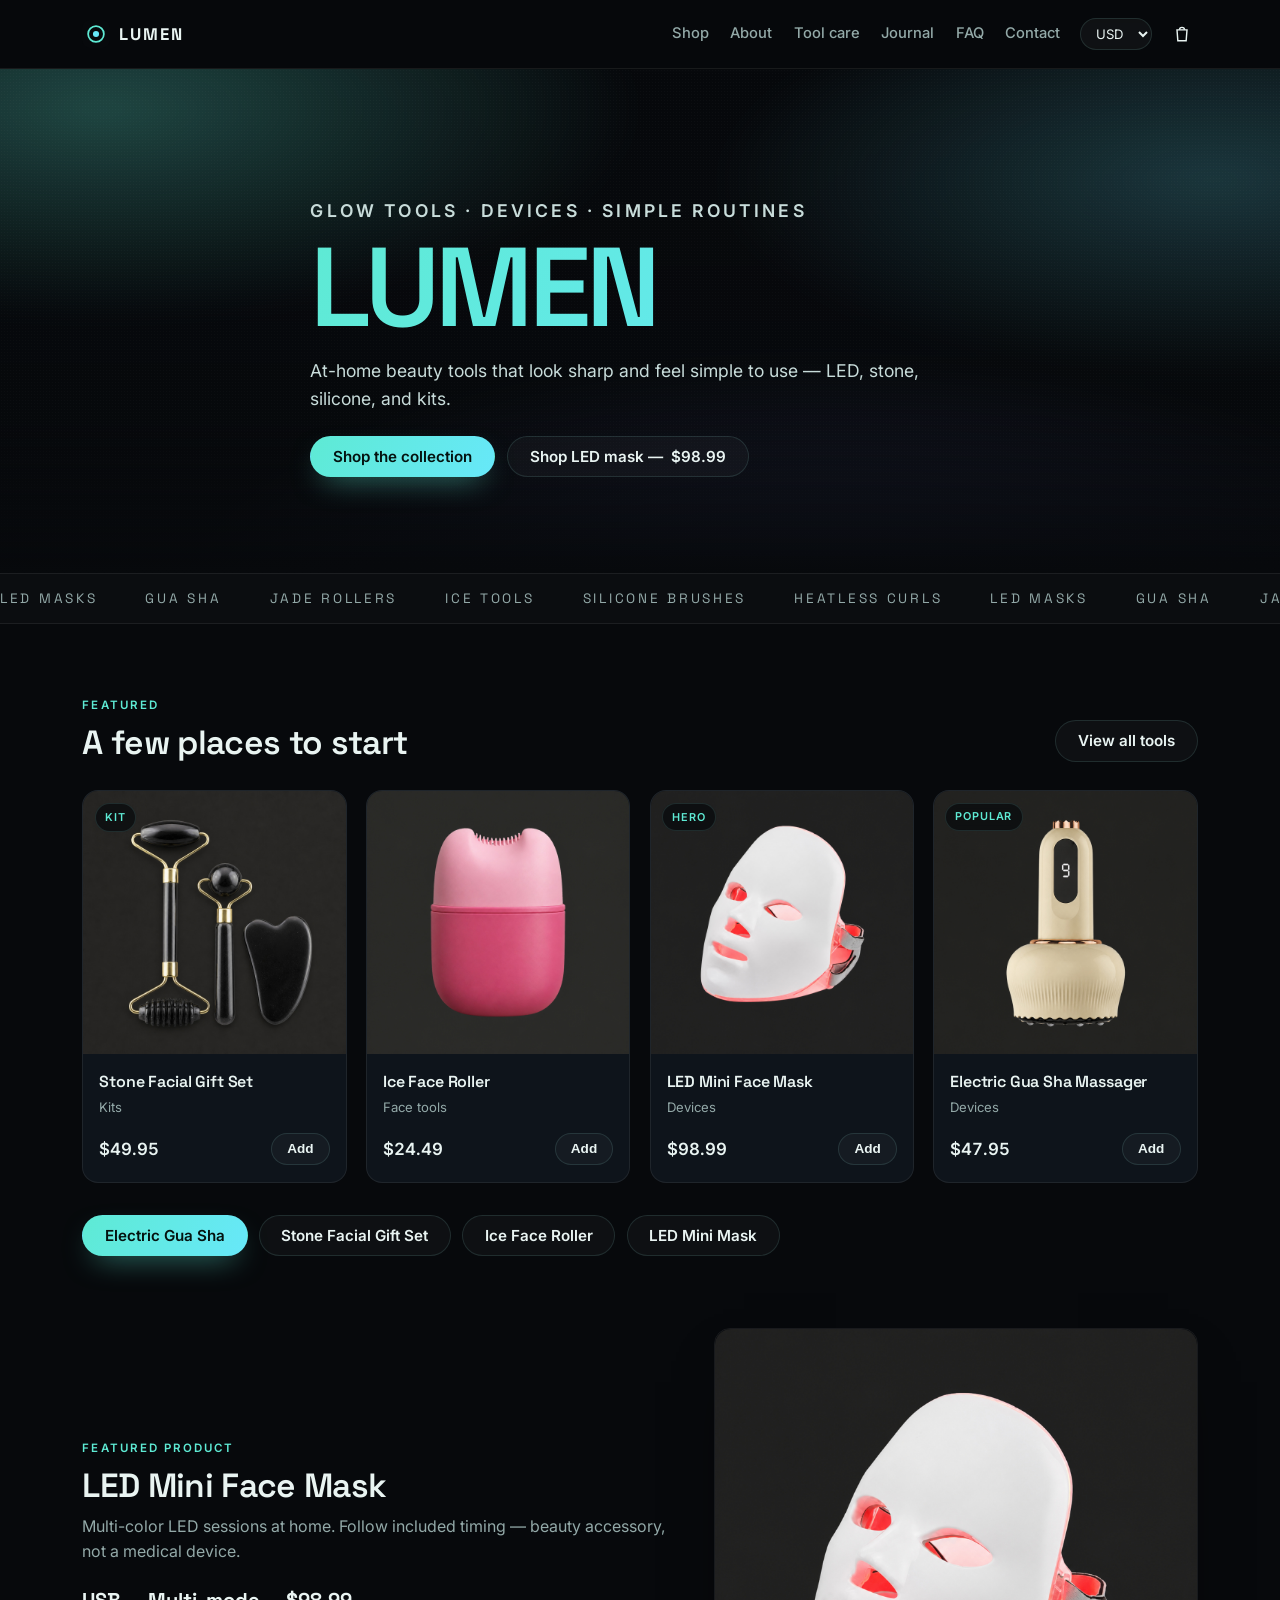
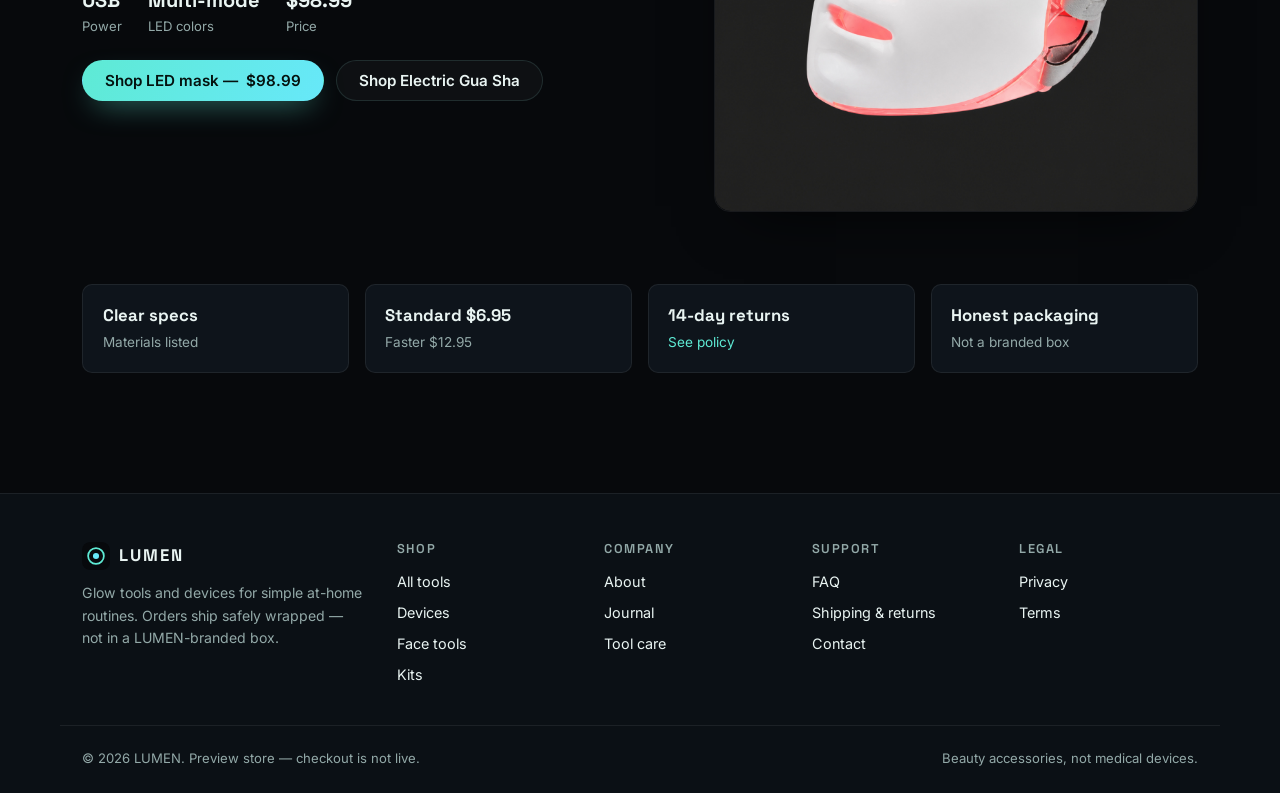
<file: index.html>
<!DOCTYPE html>
<html lang="en">
<head>
  <meta charset="UTF-8" />
  <meta name="viewport" content="width=device-width, initial-scale=1" />
  <meta name="description" content="LUMEN glow tools — shop the LED Mini Face Mask ($98.99), Electric Gua Sha, Stone Ritual Kit, and Ice Face Roller. Standard $6.95 · Faster $12.95, 14-day returns." />
  <meta name="theme-color" content="#07090c" />
  <title>LUMEN — Glow Tools</title>
  <link rel="icon" href="favicon.svg" type="image/svg+xml" />
  <link rel="preconnect" href="https://fonts.googleapis.com" />
  <link rel="preconnect" href="https://fonts.gstatic.com" crossorigin />
  <link rel="stylesheet" href="https://fonts.googleapis.com/css2?family=Inter:wght@400;500;600;700&family=Space+Grotesk:wght@500;600;700&display=swap" />
  <link rel="stylesheet" href="css/styles.css" />
</head>
<body>
  <header class="site-header" data-site-header></header>

  <main>
    <section class="hero">
      <div class="hero-bg" aria-hidden="true">
        <span class="hero-mesh"></span>
        <span class="hero-noise"></span>
        <span class="hero-shimmer"></span>
      </div>
      <div class="container hero-content">
        <p class="eyebrow">Glow tools · Devices · Simple routines</p>
        <h1 class="display">LUMEN</h1>
        <p>At-home beauty tools that look sharp and feel simple to use — LED, stone, silicone, and kits.</p>
        <div class="cta-row">
          <a class="btn btn-primary btn-shine" href="shop.html">Shop the collection</a>
          <a class="btn btn-ghost" href="product.html?id=tool-led">Shop LED mask — <span data-money="98.99">$98.99</span></a>
        </div>
      </div>
    </section>

    <div class="marquee" aria-hidden="true">
      <div class="marquee-track">
        <span>LED masks</span><span>Gua sha</span><span>Jade rollers</span><span>Ice tools</span><span>Silicone brushes</span><span>Heatless curls</span>
        <span>LED masks</span><span>Gua sha</span><span>Jade rollers</span><span>Ice tools</span><span>Silicone brushes</span><span>Heatless curls</span>
      </div>
    </div>

    <section class="section">
      <div class="container">
        <div class="section-head">
          <div>
            <p class="eyebrow">Featured</p>
            <h2>A few places to start</h2>
          </div>
          <a class="btn btn-ghost" href="shop.html">View all tools</a>
        </div>
        <div class="product-grid" data-featured></div>
        <div class="hero-cta-row reveal">
          <a class="btn btn-primary" href="product.html?id=tool-gua">Electric Gua Sha</a>
          <a class="btn btn-ghost" href="product.html?id=kit-stone">Stone Facial Gift Set</a>
          <a class="btn btn-ghost" href="product.html?id=tool-ice-roller">Ice Face Roller</a>
          <a class="btn btn-ghost" href="product.html?id=tool-led">LED Mini Mask</a>
        </div>
      </div>
    </section>

    <section class="section" style="padding-top:0">
      <div class="container feature-band">
        <div class="reveal">
          <p class="eyebrow">Featured product</p>
          <h2>LED Mini Face Mask</h2>
          <p class="muted">Multi-color LED sessions at home. Follow included timing — beauty accessory, not a medical device.</p>
          <div class="stats">
            <div class="stat"><strong>USB</strong><span class="muted">Power</span></div>
            <div class="stat"><strong>Multi-mode</strong><span class="muted">LED colors</span></div>
            <div class="stat"><strong><span data-money="98.99">$98.99</span></strong><span class="muted">Price</span></div>
          </div>
          <div class="cta-row">
            <a class="btn btn-primary btn-shine" href="product.html?id=tool-led">Shop LED mask — <span data-money="98.99">$98.99</span></a>
            <a class="btn btn-ghost" href="product.html?id=tool-gua">Shop Electric Gua Sha</a>
          </div>
        </div>
        <div class="feature-panel reveal" aria-hidden="true">
          <div class="product-photo" data-photo-id="tool-led" style="--accent:#67e8f9"></div>
        </div>
      </div>
    </section>

    <section class="section" style="padding-top:0">
      <div class="container trust-row">
        <div class="trust-item reveal"><strong>Clear specs</strong><span class="muted">Materials listed</span></div>
        <div class="trust-item reveal"><strong>Standard <span data-money="6.95">$6.95</span></strong><span class="muted">Faster <span data-money="12.95">$12.95</span></span></div>
        <div class="trust-item reveal"><strong>14-day returns</strong><span class="muted"><a href="shipping.html#returns">See policy</a></span></div>
        <div class="trust-item reveal"><strong>Honest packaging</strong><span class="muted">Not a branded box</span></div>
      </div>
    </section>
  </main>

  <footer class="site-footer" data-site-footer></footer>

  <script src="js/layout.js" defer></script>
  <script src="js/products.js" defer></script>
  <script src="js/currency.js" defer></script>
  <script src="js/cj-photos.js" defer></script>
  <script src="js/cart.js" defer></script>
  <script src="js/main.js" defer></script>
</body>
</html>
</file>
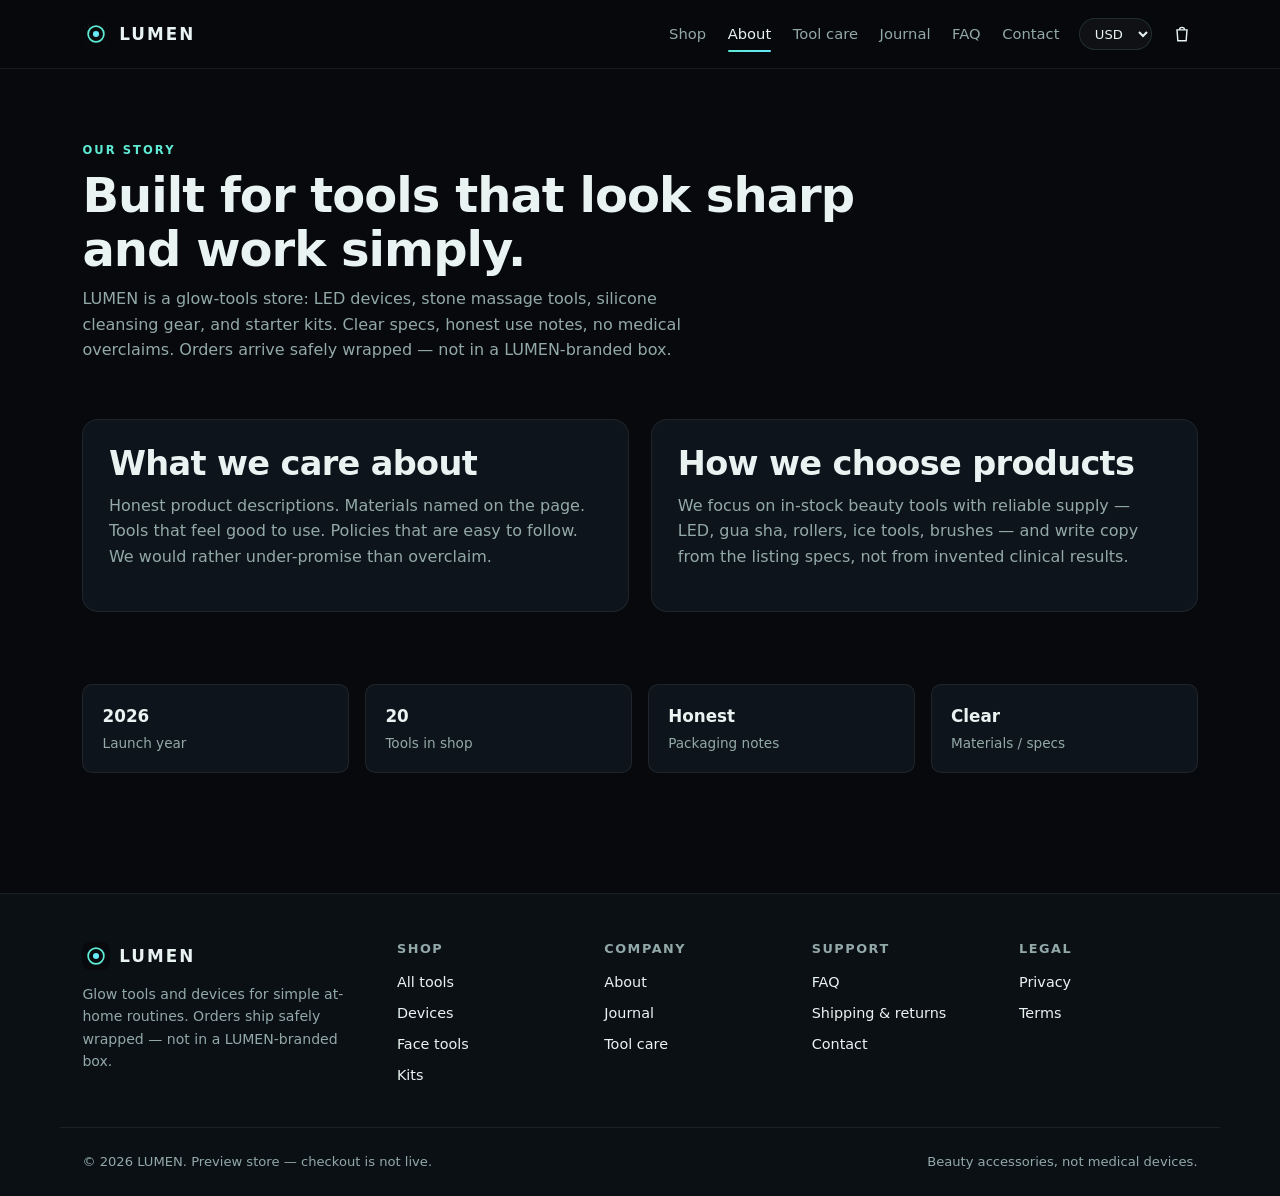
<file: about.html>
<!DOCTYPE html>
<html lang="en">
<head>
  <meta charset="UTF-8" />
  <meta name="viewport" content="width=device-width, initial-scale=1" />
  <meta name="description" content="About LUMEN — glow tools and devices for simple at-home routines." />
  <meta name="theme-color" content="#07090c" />
  <title>About — LUMEN</title>
  <link rel="icon" href="favicon.svg" type="image/svg+xml" />
  <link rel="stylesheet" href="css/styles.css" />
</head>
<body>
  <header class="site-header" data-site-header></header>
  <main>
    <section class="container page-hero reveal">
      <p class="eyebrow">Our story</p>
      <h1>Built for tools that look sharp and work simply.</h1>
      <p class="muted" style="max-width:40rem">LUMEN is a glow-tools store: LED devices, stone massage tools, silicone cleansing gear, and starter kits. Clear specs, honest use notes, no medical overclaims. Orders arrive safely wrapped — not in a LUMEN-branded box.</p>
    </section>
    <section class="section" style="padding-top:0">
      <div class="container two-col">
        <div class="card-soft reveal">
          <h2>What we care about</h2>
          <p class="muted">Honest product descriptions. Materials named on the page. Tools that feel good to use. Policies that are easy to follow. We would rather under-promise than overclaim.</p>
        </div>
        <div class="card-soft reveal">
          <h2>How we choose products</h2>
          <p class="muted">We focus on in-stock beauty tools with reliable supply — LED, gua sha, rollers, ice tools, brushes — and write copy from the listing specs, not from invented clinical results.</p>
        </div>
      </div>
    </section>
    <section class="section" style="padding-top:0">
      <div class="container trust-row">
        <div class="trust-item reveal"><strong>2026</strong><span class="muted">Launch year</span></div>
        <div class="trust-item reveal"><strong>20</strong><span class="muted">Tools in shop</span></div>
        <div class="trust-item reveal"><strong>Honest</strong><span class="muted">Packaging notes</span></div>
        <div class="trust-item reveal"><strong>Clear</strong><span class="muted">Materials / specs</span></div>
      </div>
    </section>
  </main>
  <footer class="site-footer" data-site-footer></footer>
  <script src="js/layout.js" defer></script>
  <script src="js/products.js" defer></script>
  <script src="js/currency.js" defer></script>
  <script src="js/cj-photos.js" defer></script>
  <script src="js/cart.js" defer></script>
  <script src="js/main.js" defer></script>
</body>
</html>
</file>
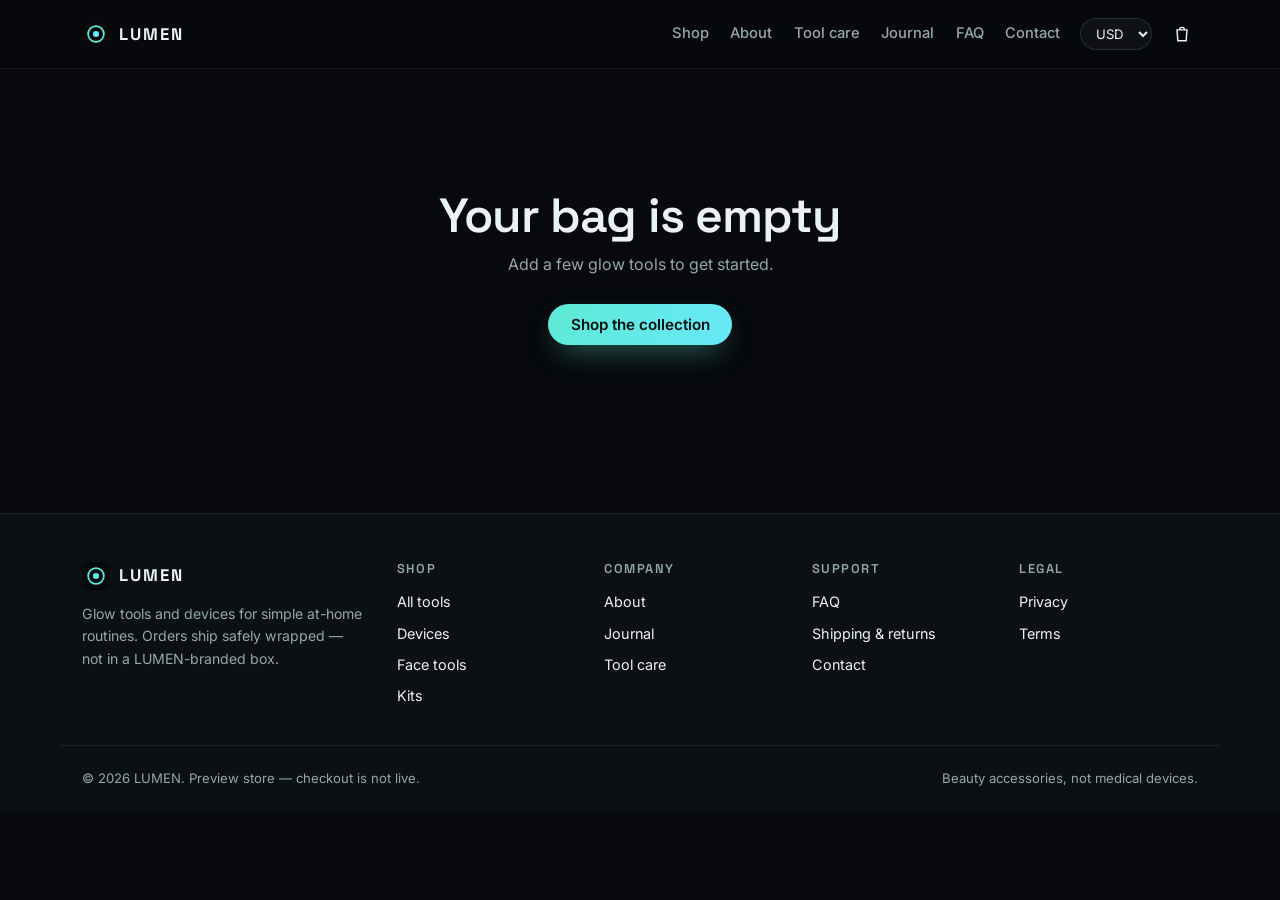
<file: cart.html>
<!DOCTYPE html>
<html lang="en">
<head>
  <meta charset="UTF-8" />
  <meta name="viewport" content="width=device-width, initial-scale=1" />
  <meta name="description" content="Your LUMEN bag — glow tools ready for checkout once payments are live." />
  <meta name="theme-color" content="#07090c" />
  <title>Bag — LUMEN</title>
  <link rel="icon" href="favicon.svg" type="image/svg+xml" />
  <link rel="stylesheet" href="https://fonts.googleapis.com/css2?family=Inter:wght@400;500;600;700&family=Space+Grotesk:wght@500;600;700&display=swap" />
  <link rel="stylesheet" href="css/styles.css" />
</head>
<body>
  <header class="site-header" data-site-header></header>
  <main>
    <section class="section">
      <div class="container" data-cart-page></div>
    </section>
  </main>
  <footer class="site-footer" data-site-footer></footer>
  <script src="js/layout.js" defer></script>
  <script src="js/products.js" defer></script>
  <script src="js/currency.js" defer></script>
  <script src="js/cj-photos.js" defer></script>
  <script src="js/cart.js" defer></script>
  <script src="js/main.js" defer></script>
</body>
</html>
</file>
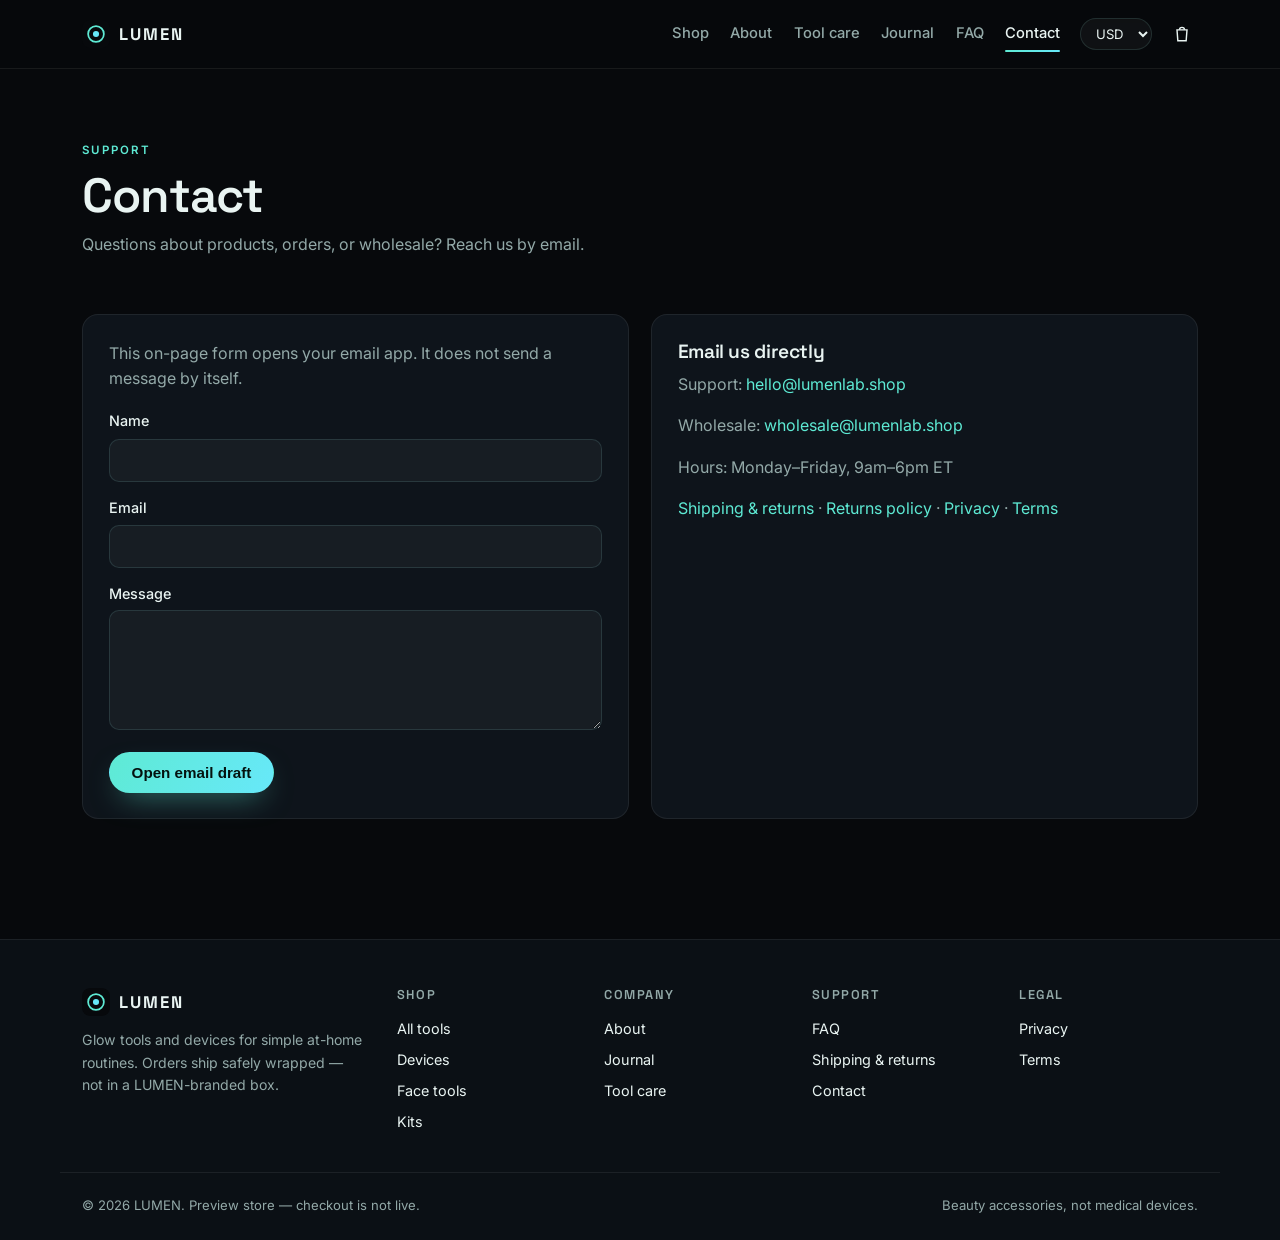
<file: contact.html>
<!DOCTYPE html>
<html lang="en">
<head>
  <meta charset="UTF-8" />
  <meta name="viewport" content="width=device-width, initial-scale=1" />
  <meta name="description" content="Contact LUMEN — support and wholesale email for glow tools and devices." />
  <meta name="theme-color" content="#07090c" />
  <title>Contact — LUMEN</title>
  <link rel="icon" href="favicon.svg" type="image/svg+xml" />
  <link rel="stylesheet" href="https://fonts.googleapis.com/css2?family=Inter:wght@400;500;600;700&family=Space+Grotesk:wght@500;600;700&display=swap" />
  <link rel="stylesheet" href="css/styles.css" />
</head>
<body>
  <header class="site-header" data-site-header></header>
  <main>
    <section class="container page-hero reveal">
      <p class="eyebrow">Support</p>
      <h1>Contact</h1>
      <p class="muted">Questions about products, orders, or wholesale? Reach us by email.</p>
    </section>
    <section class="section" style="padding-top:0">
      <div class="container two-col">
        <form class="card-soft reveal" id="contact-form">
          <p class="muted" style="margin-bottom:1rem">This on-page form opens your email app. It does not send a message by itself.</p>
          <label>Name<input name="name" required autocomplete="name" /></label>
          <label style="display:block;margin-top:0.85rem">Email<input type="email" name="email" required autocomplete="email" /></label>
          <label style="display:block;margin-top:0.85rem">Message<textarea name="message" rows="5" required></textarea></label>
          <button class="btn btn-primary" type="submit" style="margin-top:1rem">Open email draft</button>
        </form>
        <div class="card-soft reveal">
          <h3>Email us directly</h3>
          <p class="muted">Support: <a href="mailto:hello@lumenlab.shop">hello@lumenlab.shop</a></p>
          <p class="muted">Wholesale: <a href="mailto:wholesale@lumenlab.shop">wholesale@lumenlab.shop</a></p>
          <p class="muted">Hours: Monday–Friday, 9am–6pm ET</p>
          <p class="muted" style="margin-top:1rem"><a href="shipping.html">Shipping &amp; returns</a> · <a href="shipping.html#returns">Returns policy</a> · <a href="privacy.html">Privacy</a> · <a href="terms.html">Terms</a></p>
        </div>
      </div>
    </section>
  </main>
  <footer class="site-footer" data-site-footer></footer>
  <script src="js/layout.js" defer></script>
  <script src="js/products.js" defer></script>
  <script src="js/currency.js" defer></script>
  <script src="js/cj-photos.js" defer></script>
  <script src="js/cart.js" defer></script>
  <script src="js/main.js" defer></script>
</body>
</html>
</file>
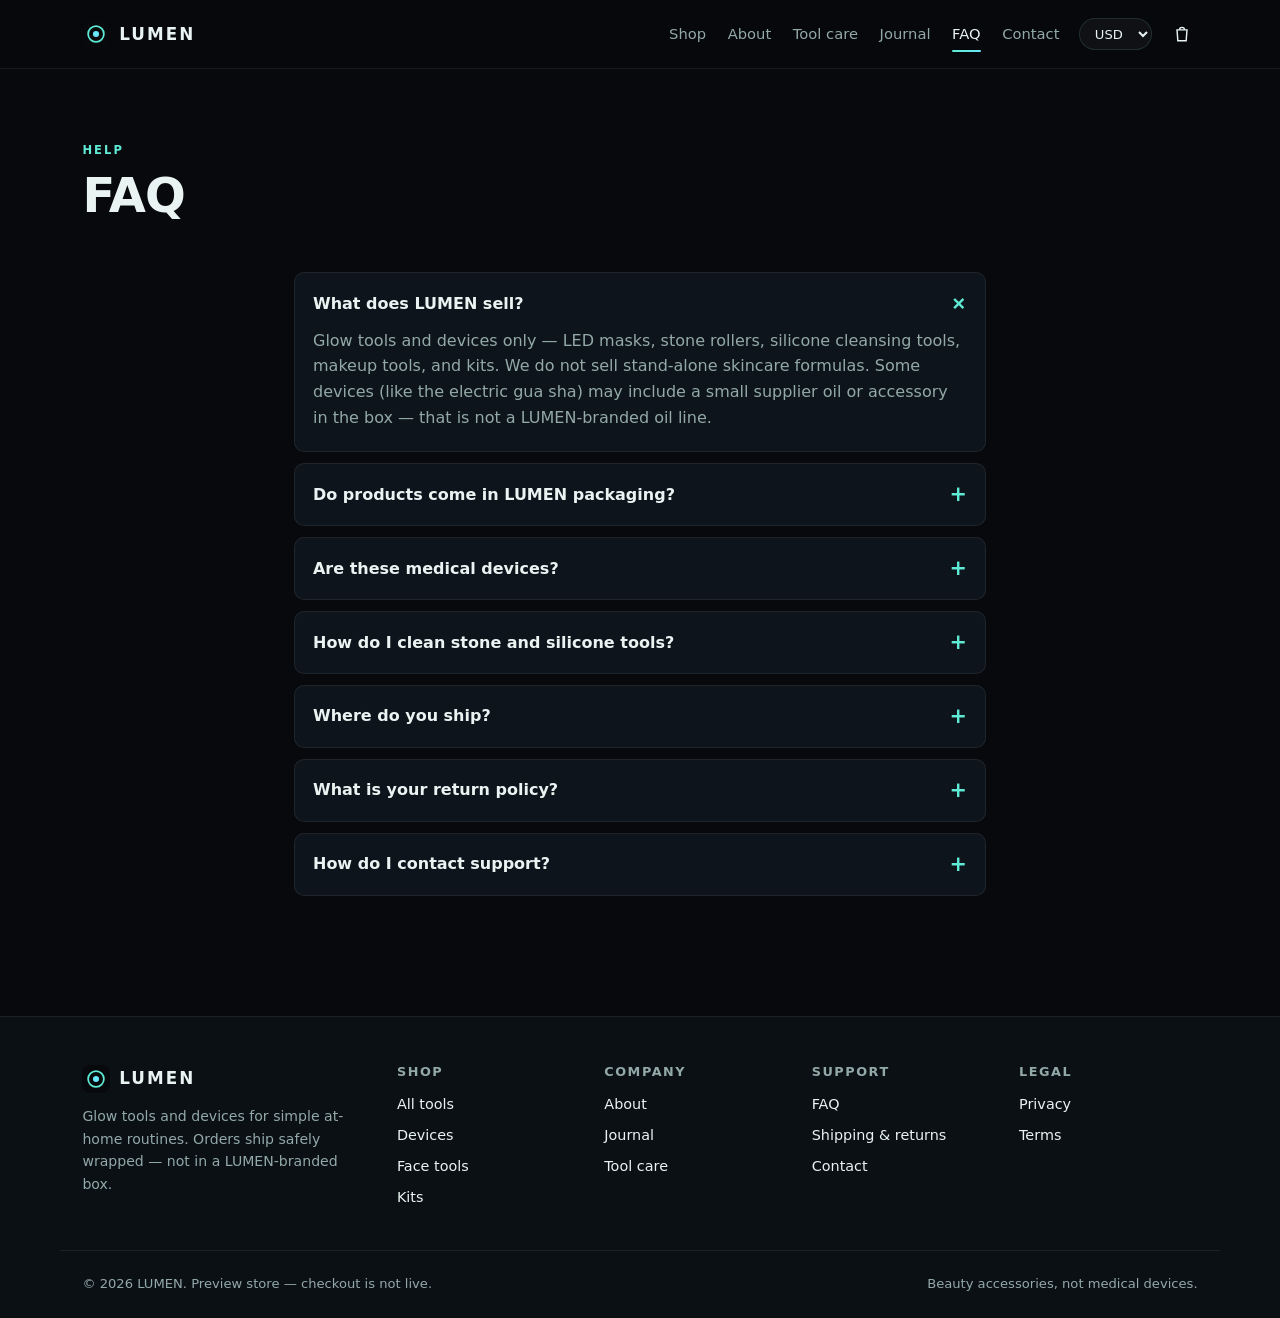
<file: faq.html>
<!DOCTYPE html>
<html lang="en">
<head>
  <meta charset="UTF-8" />
  <meta name="viewport" content="width=device-width, initial-scale=1" />
  <meta name="description" content="LUMEN FAQ — packaging, shipping, 14-day returns, and how to care for glow tools." />
  <meta name="theme-color" content="#07090c" />
  <title>FAQ — LUMEN</title>
  <link rel="icon" href="favicon.svg" type="image/svg+xml" />
  <link rel="stylesheet" href="css/styles.css" />
</head>
<body>
  <header class="site-header" data-site-header></header>
  <main>
    <section class="container page-hero reveal">
      <p class="eyebrow">Help</p>
      <h1>FAQ</h1>
    </section>
    <section class="section" style="padding-top:0">
      <div class="container faq">
        <details class="reveal" open>
          <summary>What does LUMEN sell?</summary>
          <p>Glow tools and devices only — LED masks, stone rollers, silicone cleansing tools, makeup tools, and kits. We do not sell stand-alone skincare formulas. Some devices (like the electric gua sha) may include a small supplier oil or accessory in the box — that is not a LUMEN-branded oil line.</p>
        </details>
        <details class="reveal">
          <summary>Do products come in LUMEN packaging?</summary>
          <p><strong>No.</strong> Orders arrive safely wrapped for shipping — not in a LUMEN-branded box. LUMEN is the store name. The tool matches the listing photos.</p>
        </details>
        <details class="reveal">
          <summary>Are these medical devices?</summary>
          <p>No. LUMEN tools are beauty accessories for at-home routines. Follow each product’s use notes and the included manual. We do not claim to treat medical conditions.</p>
        </details>
        <details class="reveal">
          <summary>How do I clean stone and silicone tools?</summary>
          <p>Wash with mild soap and water, dry fully, and store clean. See the <a href="science.html">Tool care</a> page for LED, ice tools, and hydra stamp hygiene notes.</p>
        </details>
        <details class="reveal">
          <summary>Where do you ship?</summary>
          <p>Two options at checkout: <strong>Standard</strong> (10–25 days) for <strong><span data-money="6.95">$6.95</span></strong>; <strong>Faster</strong> (~6–12 days) for <strong><span data-money="12.95">$12.95</span></strong>. See <a href="shipping.html">Shipping &amp; returns</a>.</p>
        </details>
        <details class="reveal">
          <summary>What is your return policy?</summary>
          <p><strong>14 days</strong> from delivery. Change of mind: unused + original condition — <strong>buyer pays return postage</strong>; outbound ship usually not refunded. Faulty/wrong item: full refund or replacement (we help with return on approved cases). Wear and tear / misuse not covered. Hygiene rules may apply to opened personal-care tools. Full details: <a href="shipping.html#returns">Shipping &amp; returns</a>.</p>
        </details>
        <details class="reveal">
          <summary>How do I contact support?</summary>
          <p>Use the <a href="contact.html">Contact</a> page or email <a href="mailto:hello@lumenlab.shop">hello@lumenlab.shop</a>. Policies: <a href="privacy.html">Privacy</a> · <a href="terms.html">Terms</a>.</p>
        </details>
      </div>
    </section>
  </main>
  <footer class="site-footer" data-site-footer></footer>
  <script src="js/layout.js" defer></script>
  <script src="js/products.js" defer></script>
  <script src="js/currency.js" defer></script>
  <script src="js/cj-photos.js" defer></script>
  <script src="js/cart.js" defer></script>
  <script src="js/main.js" defer></script>
</body>
</html>
</file>
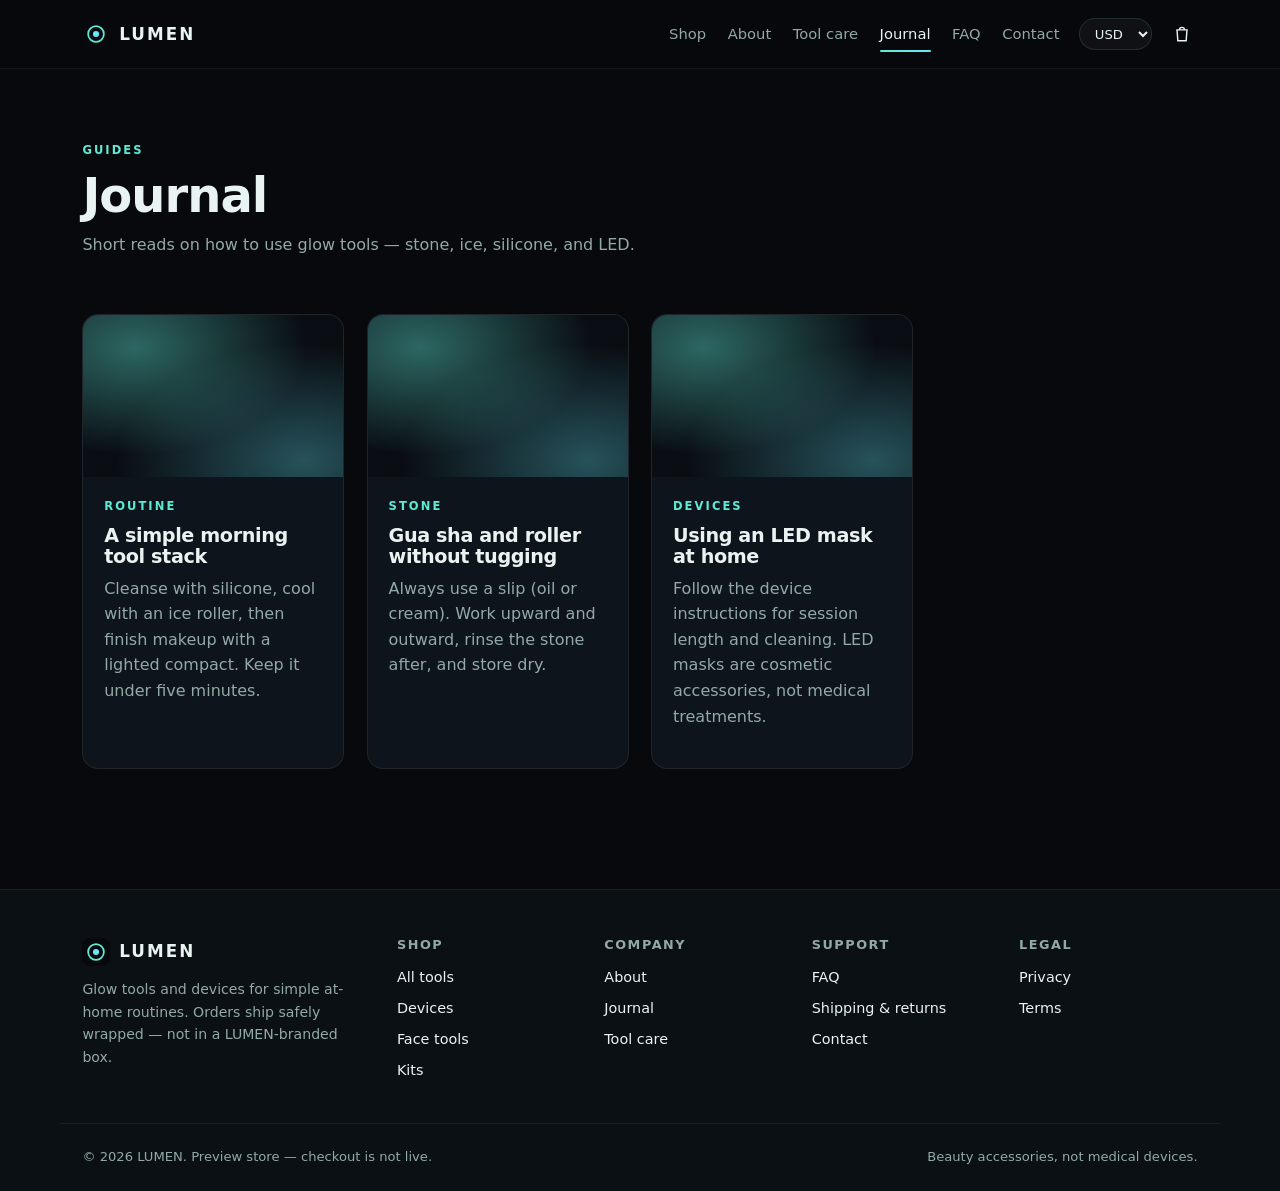
<file: journal.html>
<!DOCTYPE html>
<html lang="en">
<head>
  <meta charset="UTF-8" />
  <meta name="viewport" content="width=device-width, initial-scale=1" />
  <meta name="description" content="LUMEN Journal — tool routines, LED tips, and care guides." />
  <meta name="theme-color" content="#07090c" />
  <title>Journal — LUMEN</title>
  <link rel="icon" href="favicon.svg" type="image/svg+xml" />
  <link rel="stylesheet" href="css/styles.css" />
</head>
<body>
  <header class="site-header" data-site-header></header>
  <main>
    <section class="container page-hero reveal">
      <p class="eyebrow">Guides</p>
      <h1>Journal</h1>
      <p class="muted">Short reads on how to use glow tools — stone, ice, silicone, and LED.</p>
    </section>
    <section class="section" style="padding-top:0">
      <div class="container journal-grid">
        <article class="journal-card reveal">
          <div class="journal-cover"></div>
          <div class="body">
            <p class="eyebrow">Routine</p>
            <h3>A simple morning tool stack</h3>
            <p class="muted">Cleanse with silicone, cool with an ice roller, then finish makeup with a lighted compact. Keep it under five minutes.</p>
          </div>
        </article>
        <article class="journal-card reveal">
          <div class="journal-cover"></div>
          <div class="body">
            <p class="eyebrow">Stone</p>
            <h3>Gua sha and roller without tugging</h3>
            <p class="muted">Always use a slip (oil or cream). Work upward and outward, rinse the stone after, and store dry.</p>
          </div>
        </article>
        <article class="journal-card reveal">
          <div class="journal-cover"></div>
          <div class="body">
            <p class="eyebrow">Devices</p>
            <h3>Using an LED mask at home</h3>
            <p class="muted">Follow the device instructions for session length and cleaning. LED masks are cosmetic accessories, not medical treatments.</p>
          </div>
        </article>
      </div>
    </section>
  </main>
  <footer class="site-footer" data-site-footer></footer>
  <script src="js/layout.js" defer></script>
  <script src="js/products.js" defer></script>
  <script src="js/currency.js" defer></script>
  <script src="js/cj-photos.js" defer></script>
  <script src="js/cart.js" defer></script>
  <script src="js/main.js" defer></script>
</body>
</html>
</file>
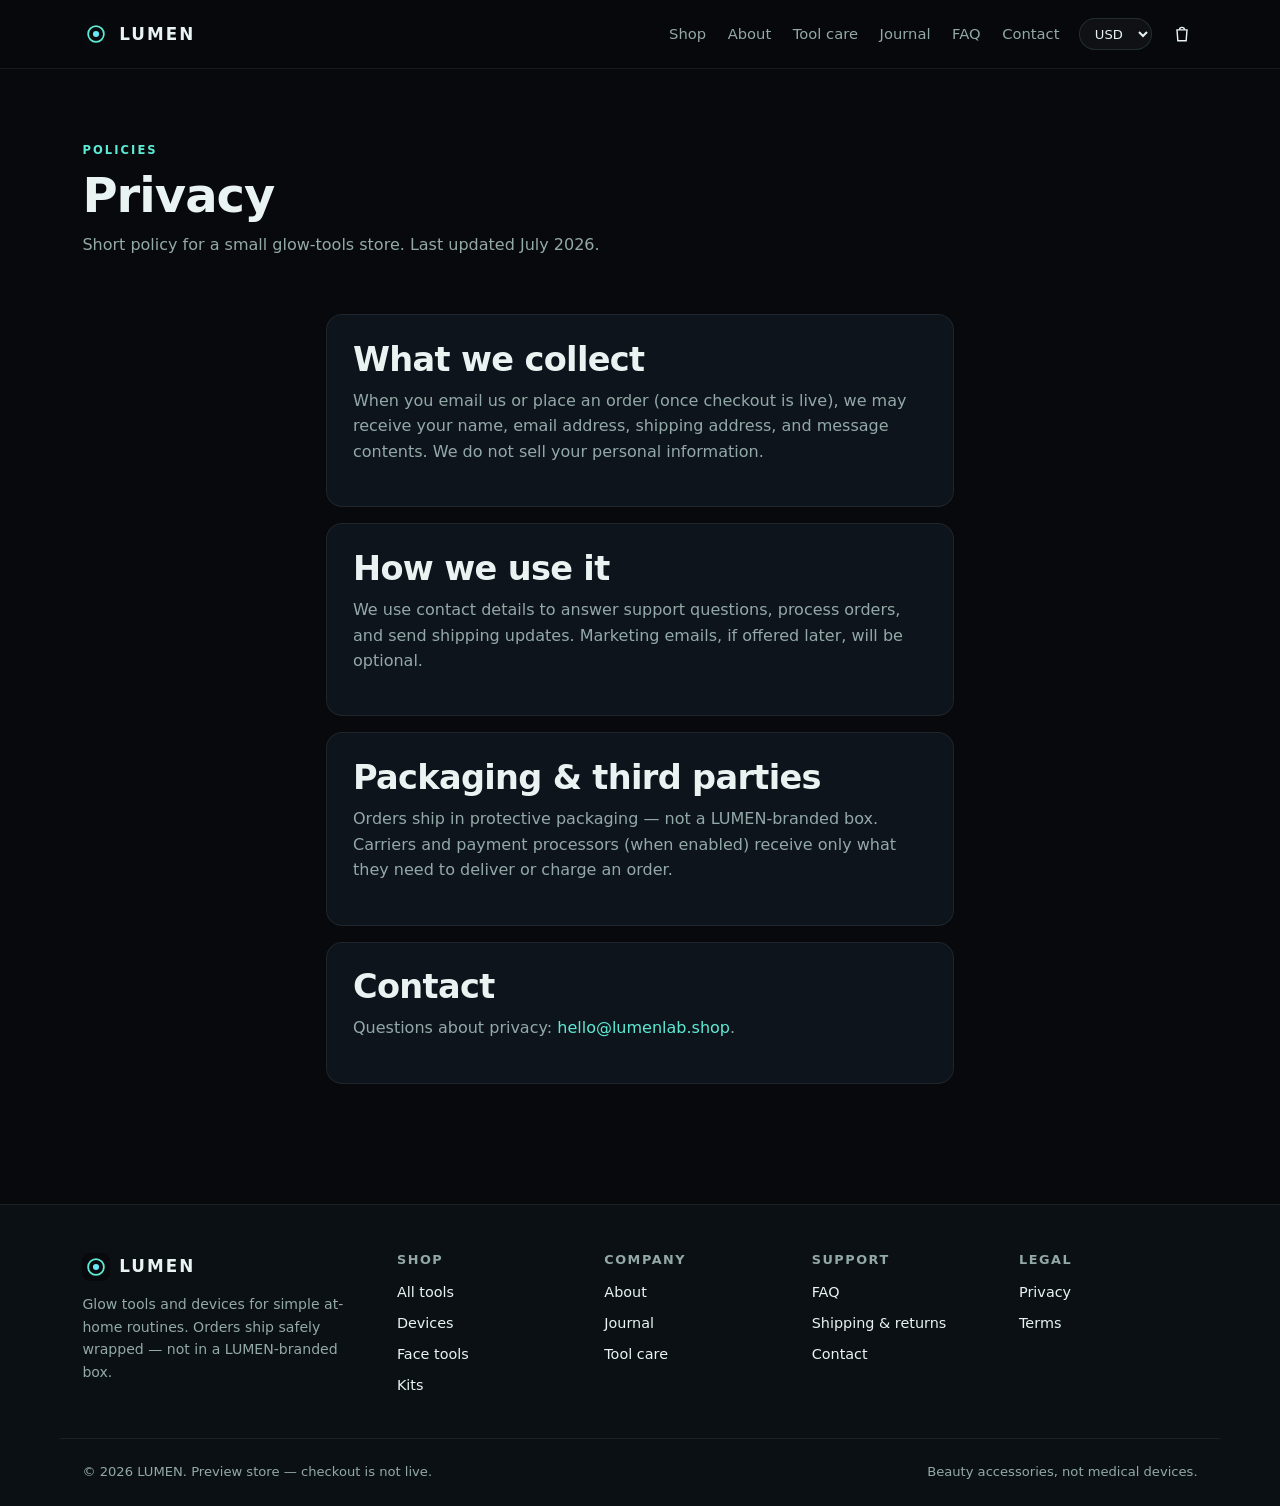
<file: privacy.html>
<!DOCTYPE html>
<html lang="en">
<head>
  <meta charset="UTF-8" />
  <meta name="viewport" content="width=device-width, initial-scale=1" />
  <meta name="description" content="LUMEN privacy policy — how we handle contact emails and order information for our glow-tools store." />
  <meta name="theme-color" content="#07090c" />
  <title>Privacy — LUMEN</title>
  <link rel="icon" href="favicon.svg" type="image/svg+xml" />
  <link rel="stylesheet" href="css/styles.css" />
</head>
<body>
  <header class="site-header" data-site-header></header>
  <main>
    <section class="container page-hero reveal">
      <p class="eyebrow">Policies</p>
      <h1>Privacy</h1>
      <p class="muted" style="max-width:40rem">Short policy for a small glow-tools store. Last updated July 2026.</p>
    </section>
    <section class="section" style="padding-top:0">
      <div class="container" style="display:grid;gap:1rem;max-width:42rem">
        <article class="card-soft reveal">
          <h2>What we collect</h2>
          <p class="muted">When you email us or place an order (once checkout is live), we may receive your name, email address, shipping address, and message contents. We do not sell your personal information.</p>
        </article>
        <article class="card-soft reveal">
          <h2>How we use it</h2>
          <p class="muted">We use contact details to answer support questions, process orders, and send shipping updates. Marketing emails, if offered later, will be optional.</p>
        </article>
        <article class="card-soft reveal">
          <h2>Packaging &amp; third parties</h2>
          <p class="muted">Orders ship in protective packaging — not a LUMEN-branded box. Carriers and payment processors (when enabled) receive only what they need to deliver or charge an order.</p>
        </article>
        <article class="card-soft reveal">
          <h2>Contact</h2>
          <p class="muted">Questions about privacy: <a href="mailto:hello@lumenlab.shop">hello@lumenlab.shop</a>.</p>
        </article>
      </div>
    </section>
  </main>
  <footer class="site-footer" data-site-footer></footer>
  <script src="js/layout.js" defer></script>
  <script src="js/products.js" defer></script>
  <script src="js/currency.js" defer></script>
  <script src="js/cj-photos.js" defer></script>
  <script src="js/cart.js" defer></script>
  <script src="js/main.js" defer></script>
</body>
</html>
</file>
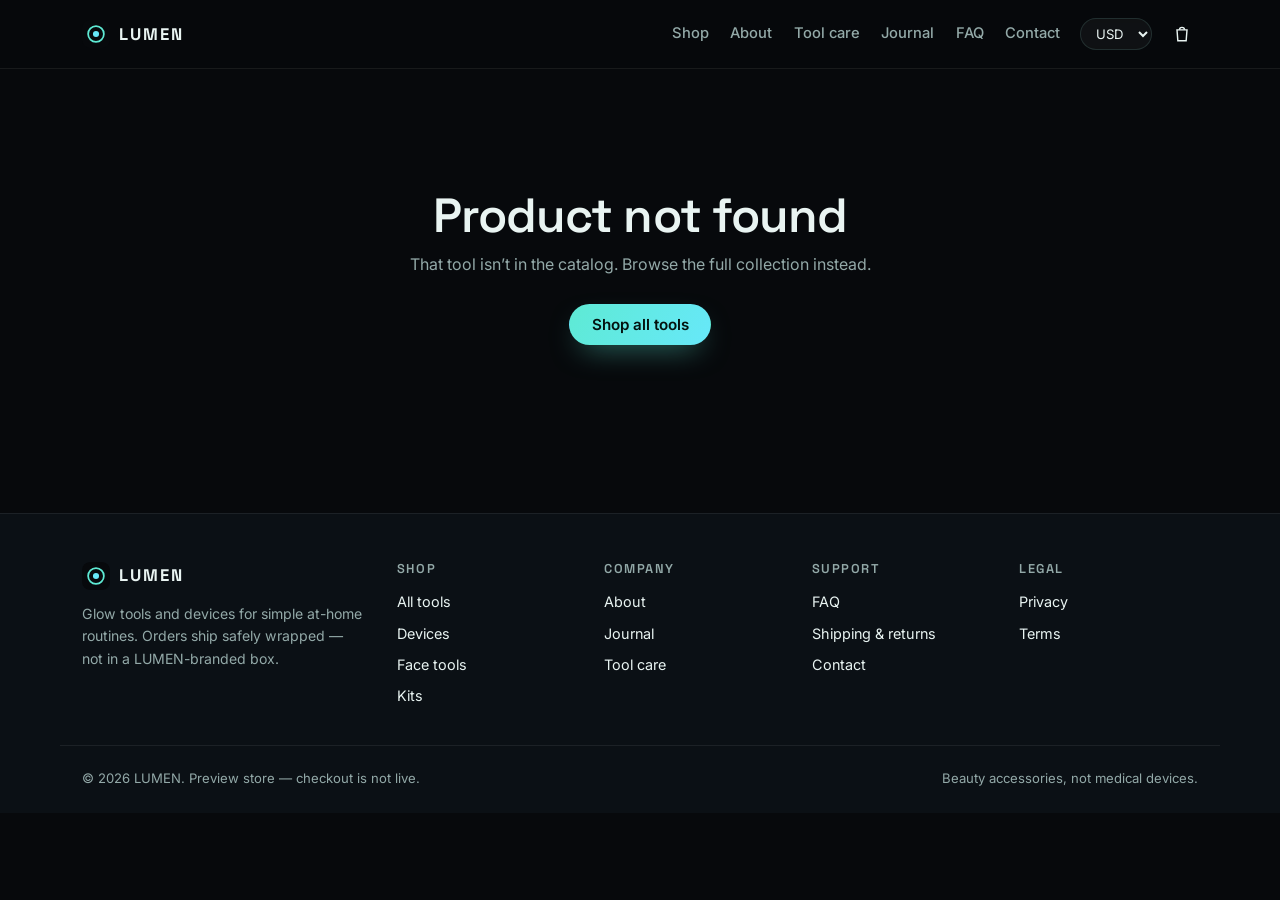
<file: product.html>
<!DOCTYPE html>
<html lang="en">
<head>
  <meta charset="UTF-8" />
  <meta name="viewport" content="width=device-width, initial-scale=1" />
  <meta name="description" content="LUMEN product details — materials, size, and how to use." />
  <meta name="theme-color" content="#07090c" />
  <title>Product — LUMEN</title>
  <link rel="icon" href="favicon.svg" type="image/svg+xml" />
  <link rel="stylesheet" href="https://fonts.googleapis.com/css2?family=Inter:wght@400;500;600;700&family=Space+Grotesk:wght@500;600;700&display=swap" />
  <link rel="stylesheet" href="css/styles.css" />
</head>
<body>
  <header class="site-header" data-site-header></header>
  <main>
    <section class="section">
      <div class="container" data-product-page></div>
    </section>
    <section class="section" style="padding-top:0">
      <div class="container">
        <div class="section-head">
          <h2>You may also like</h2>
          <a class="btn btn-ghost" href="shop.html">Shop all</a>
        </div>
        <div class="product-grid" data-related></div>
      </div>
    </section>
  </main>
  <footer class="site-footer" data-site-footer></footer>
  <script src="js/layout.js" defer></script>
  <script src="js/products.js" defer></script>
  <script src="js/currency.js" defer></script>
  <script src="js/cj-photos.js" defer></script>
  <script src="js/cart.js" defer></script>
  <script src="js/main.js" defer></script>
</body>
</html>
</file>
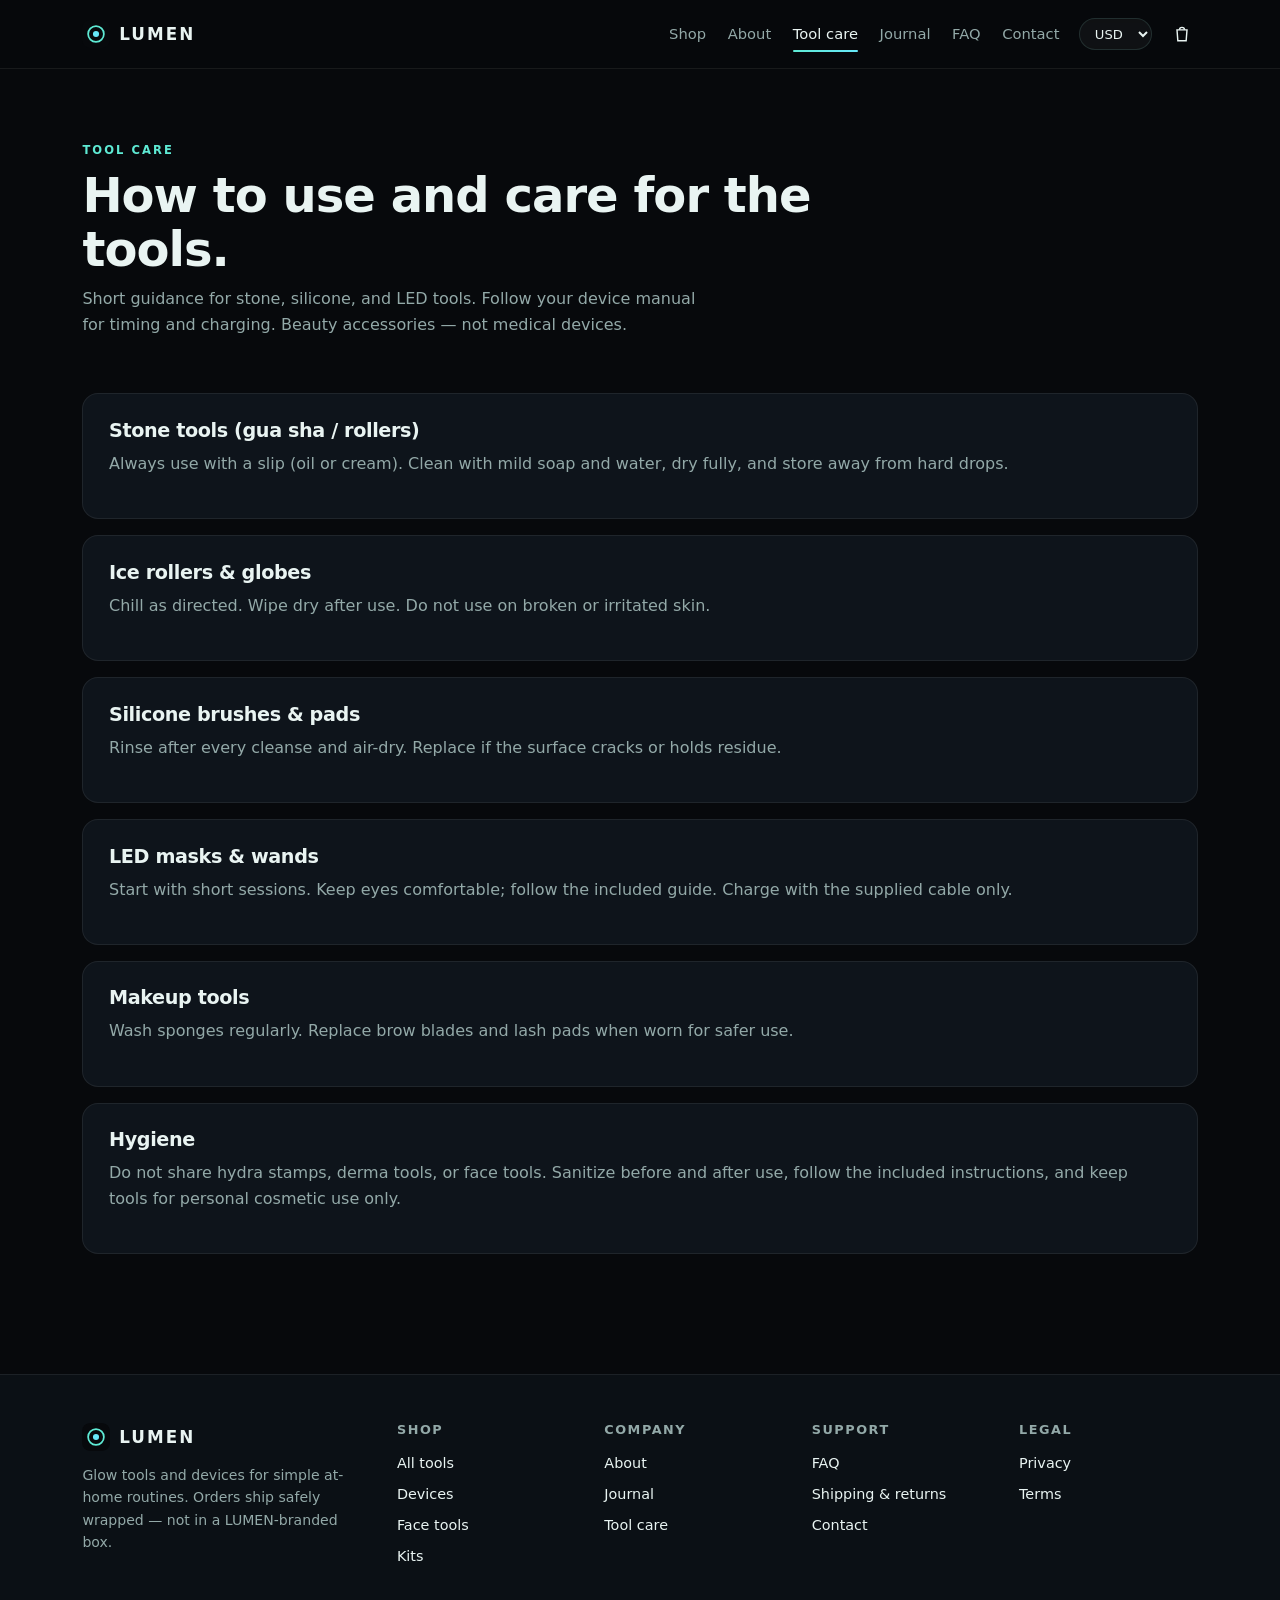
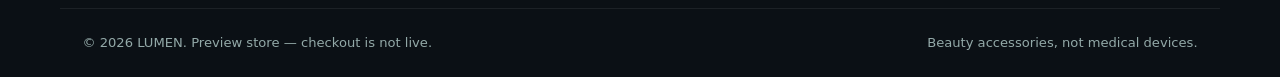
<file: science.html>
<!DOCTYPE html>
<html lang="en">
<head>
  <meta charset="UTF-8" />
  <meta name="viewport" content="width=device-width, initial-scale=1" />
  <meta name="description" content="LUMEN tool care — how to use and clean glow tools and devices." />
  <meta name="theme-color" content="#07090c" />
  <title>Tool care — LUMEN</title>
  <link rel="icon" href="favicon.svg" type="image/svg+xml" />
  <link rel="stylesheet" href="css/styles.css" />
</head>
<body>
  <header class="site-header" data-site-header></header>
  <main>
    <section class="container page-hero reveal">
      <p class="eyebrow">Tool care</p>
      <h1>How to use and care for the tools.</h1>
      <p class="muted" style="max-width:40rem">Short guidance for stone, silicone, and LED tools. Follow your device manual for timing and charging. Beauty accessories — not medical devices.</p>
    </section>
    <section class="section" style="padding-top:0">
      <div class="container" style="display:grid;gap:1rem">
        <article class="card-soft reveal"><h3>Stone tools (gua sha / rollers)</h3><p class="muted">Always use with a slip (oil or cream). Clean with mild soap and water, dry fully, and store away from hard drops.</p></article>
        <article class="card-soft reveal"><h3>Ice rollers & globes</h3><p class="muted">Chill as directed. Wipe dry after use. Do not use on broken or irritated skin.</p></article>
        <article class="card-soft reveal"><h3>Silicone brushes & pads</h3><p class="muted">Rinse after every cleanse and air-dry. Replace if the surface cracks or holds residue.</p></article>
        <article class="card-soft reveal"><h3>LED masks & wands</h3><p class="muted">Start with short sessions. Keep eyes comfortable; follow the included guide. Charge with the supplied cable only.</p></article>
        <article class="card-soft reveal"><h3>Makeup tools</h3><p class="muted">Wash sponges regularly. Replace brow blades and lash pads when worn for safer use.</p></article>
        <article class="card-soft reveal"><h3>Hygiene</h3><p class="muted">Do not share hydra stamps, derma tools, or face tools. Sanitize before and after use, follow the included instructions, and keep tools for personal cosmetic use only.</p></article>
      </div>
    </section>
  </main>
  <footer class="site-footer" data-site-footer></footer>
  <script src="js/layout.js" defer></script>
  <script src="js/products.js" defer></script>
  <script src="js/currency.js" defer></script>
  <script src="js/cj-photos.js" defer></script>
  <script src="js/cart.js" defer></script>
  <script src="js/main.js" defer></script>
</body>
</html>
</file>
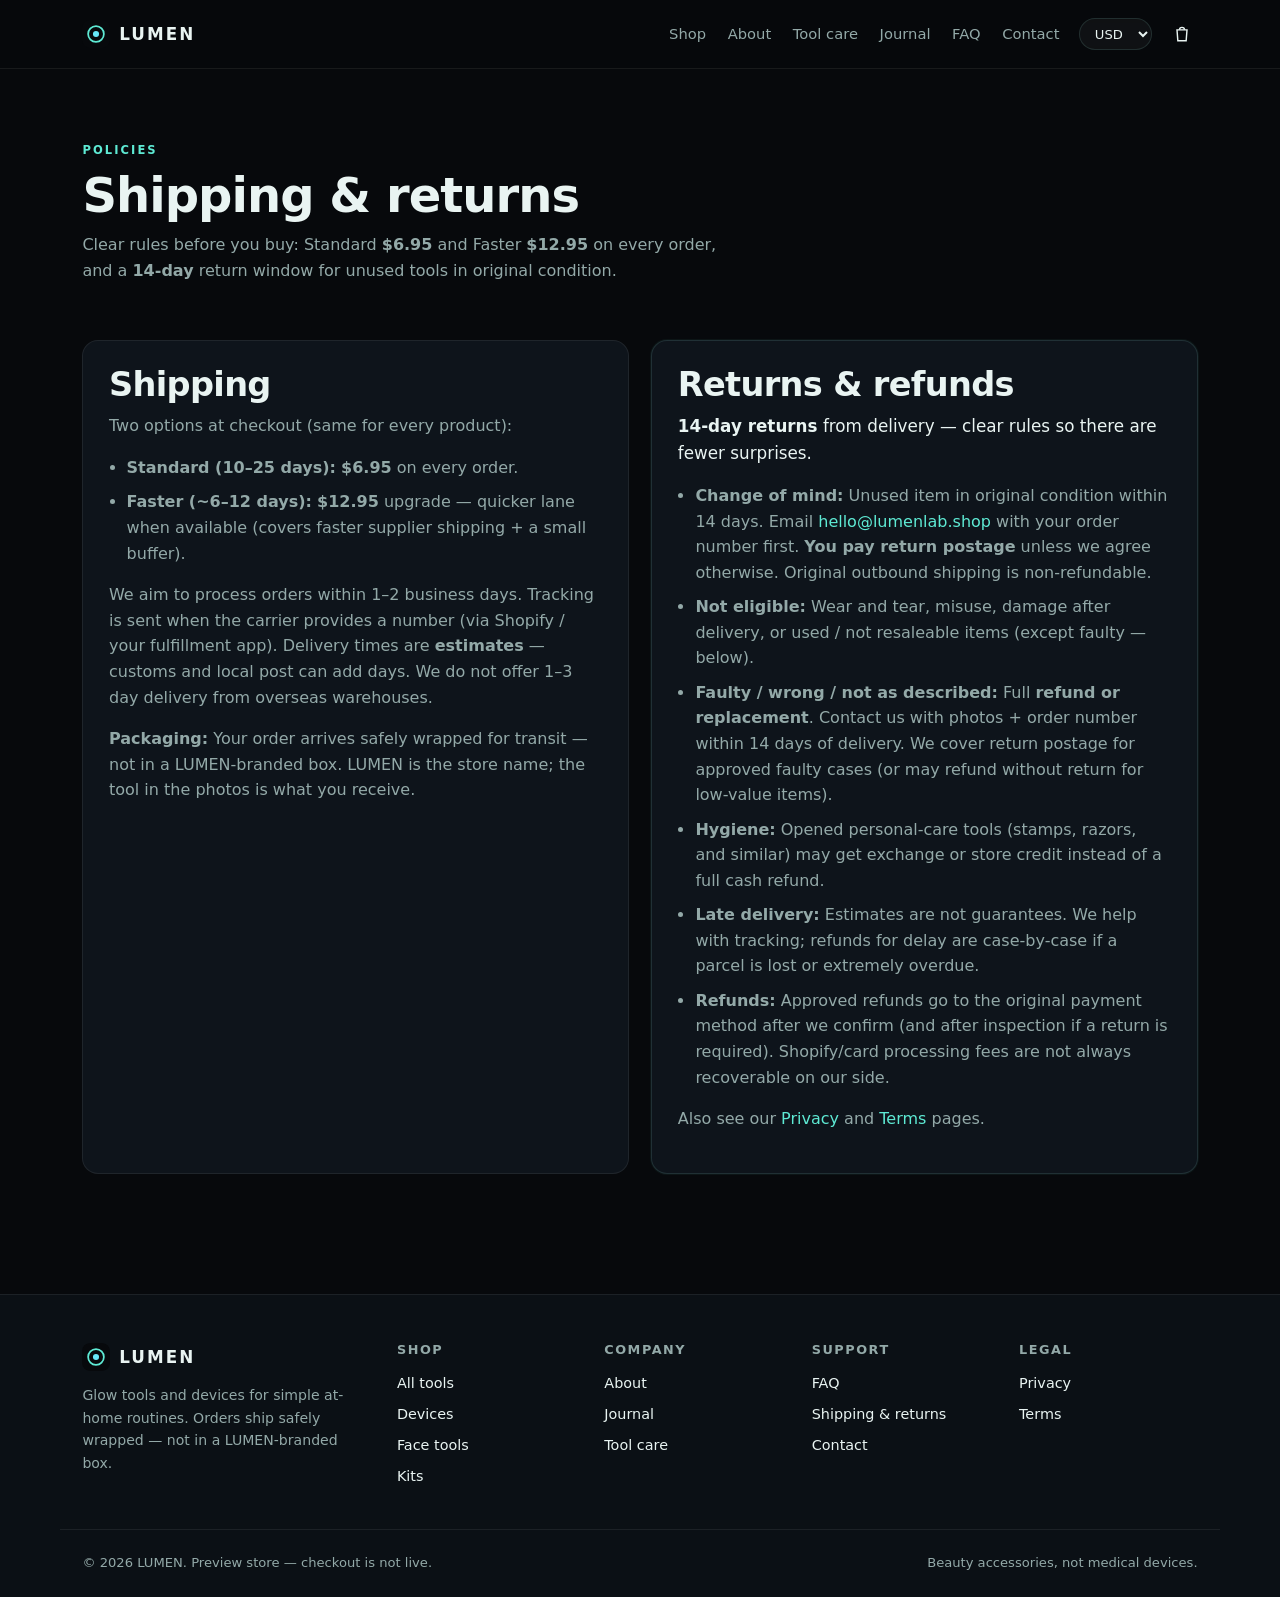
<file: shipping.html>
<!DOCTYPE html>
<html lang="en">
<head>
  <meta charset="UTF-8" />
  <meta name="viewport" content="width=device-width, initial-scale=1" />
  <meta name="description" content="LUMEN shipping & returns — Standard $6.95 (10–25 days), Faster $12.95 (~6–12 days), 14-day returns on unused items in original condition, full refund or replacement for faulty goods." />
  <meta name="theme-color" content="#07090c" />
  <title>Shipping & Returns — LUMEN</title>
  <link rel="icon" href="favicon.svg" type="image/svg+xml" />
  <link rel="stylesheet" href="css/styles.css" />
</head>
<body>
  <header class="site-header" data-site-header></header>
  <main>
    <section class="container page-hero reveal">
      <p class="eyebrow">Policies</p>
      <h1>Shipping &amp; returns</h1>
      <p class="muted" style="max-width:40rem">Clear rules before you buy: Standard <strong><span data-money="6.95">$6.95</span></strong> and Faster <strong><span data-money="12.95">$12.95</span></strong> on every order, and a <strong>14-day</strong> return window for unused tools in original condition.</p>
    </section>
    <section class="section" style="padding-top:0">
      <div class="container two-col">
        <article class="card-soft reveal">
          <h2>Shipping</h2>
          <p class="muted">Two options at checkout (same for every product):</p>
          <ul class="policy-list">
            <li><strong>Standard (10–25 days):</strong> <strong><span data-money="6.95">$6.95</span></strong> on every order.</li>
            <li><strong>Faster (~6–12 days):</strong> <strong><span data-money="12.95">$12.95</span></strong> upgrade — quicker lane when available (covers faster supplier shipping + a small buffer).</li>
          </ul>
          <p class="muted">We aim to process orders within 1–2 business days. Tracking is sent when the carrier provides a number (via Shopify / your fulfillment app). Delivery times are <strong>estimates</strong> — customs and local post can add days. We do not offer 1–3 day delivery from overseas warehouses.</p>
          <p class="muted"><strong>Packaging:</strong> Your order arrives safely wrapped for transit — not in a LUMEN-branded box. LUMEN is the store name; the tool in the photos is what you receive.</p>
        </article>
        <article class="card-soft reveal policy-callout" id="returns">
          <h2>Returns &amp; refunds</h2>
          <p class="policy-lead"><strong>14-day returns</strong> from delivery — clear rules so there are fewer surprises.</p>
          <ul class="policy-list">
            <li><strong>Change of mind:</strong> Unused item in original condition within 14 days. Email <a href="mailto:hello@lumenlab.shop">hello@lumenlab.shop</a> with your order number first. <strong>You pay return postage</strong> unless we agree otherwise. Original outbound shipping is non-refundable.</li>
            <li><strong>Not eligible:</strong> Wear and tear, misuse, damage after delivery, or used / not resaleable items (except faulty — below).</li>
            <li><strong>Faulty / wrong / not as described:</strong> Full <strong>refund or replacement</strong>. Contact us with photos + order number within 14 days of delivery. We cover return postage for approved faulty cases (or may refund without return for low-value items).</li>
            <li><strong>Hygiene:</strong> Opened personal-care tools (stamps, razors, and similar) may get exchange or store credit instead of a full cash refund.</li>
            <li><strong>Late delivery:</strong> Estimates are not guarantees. We help with tracking; refunds for delay are case-by-case if a parcel is lost or extremely overdue.</li>
            <li><strong>Refunds:</strong> Approved refunds go to the original payment method after we confirm (and after inspection if a return is required). Shopify/card processing fees are not always recoverable on our side.</li>
          </ul>
          <p class="muted">Also see our <a href="privacy.html">Privacy</a> and <a href="terms.html">Terms</a> pages.</p>
        </article>
      </div>
    </section>
  </main>
  <footer class="site-footer" data-site-footer></footer>
  <script src="js/layout.js" defer></script>
  <script src="js/products.js" defer></script>
  <script src="js/currency.js" defer></script>
  <script src="js/cj-photos.js" defer></script>
  <script src="js/cart.js" defer></script>
  <script src="js/main.js" defer></script>
</body>
</html>
</file>
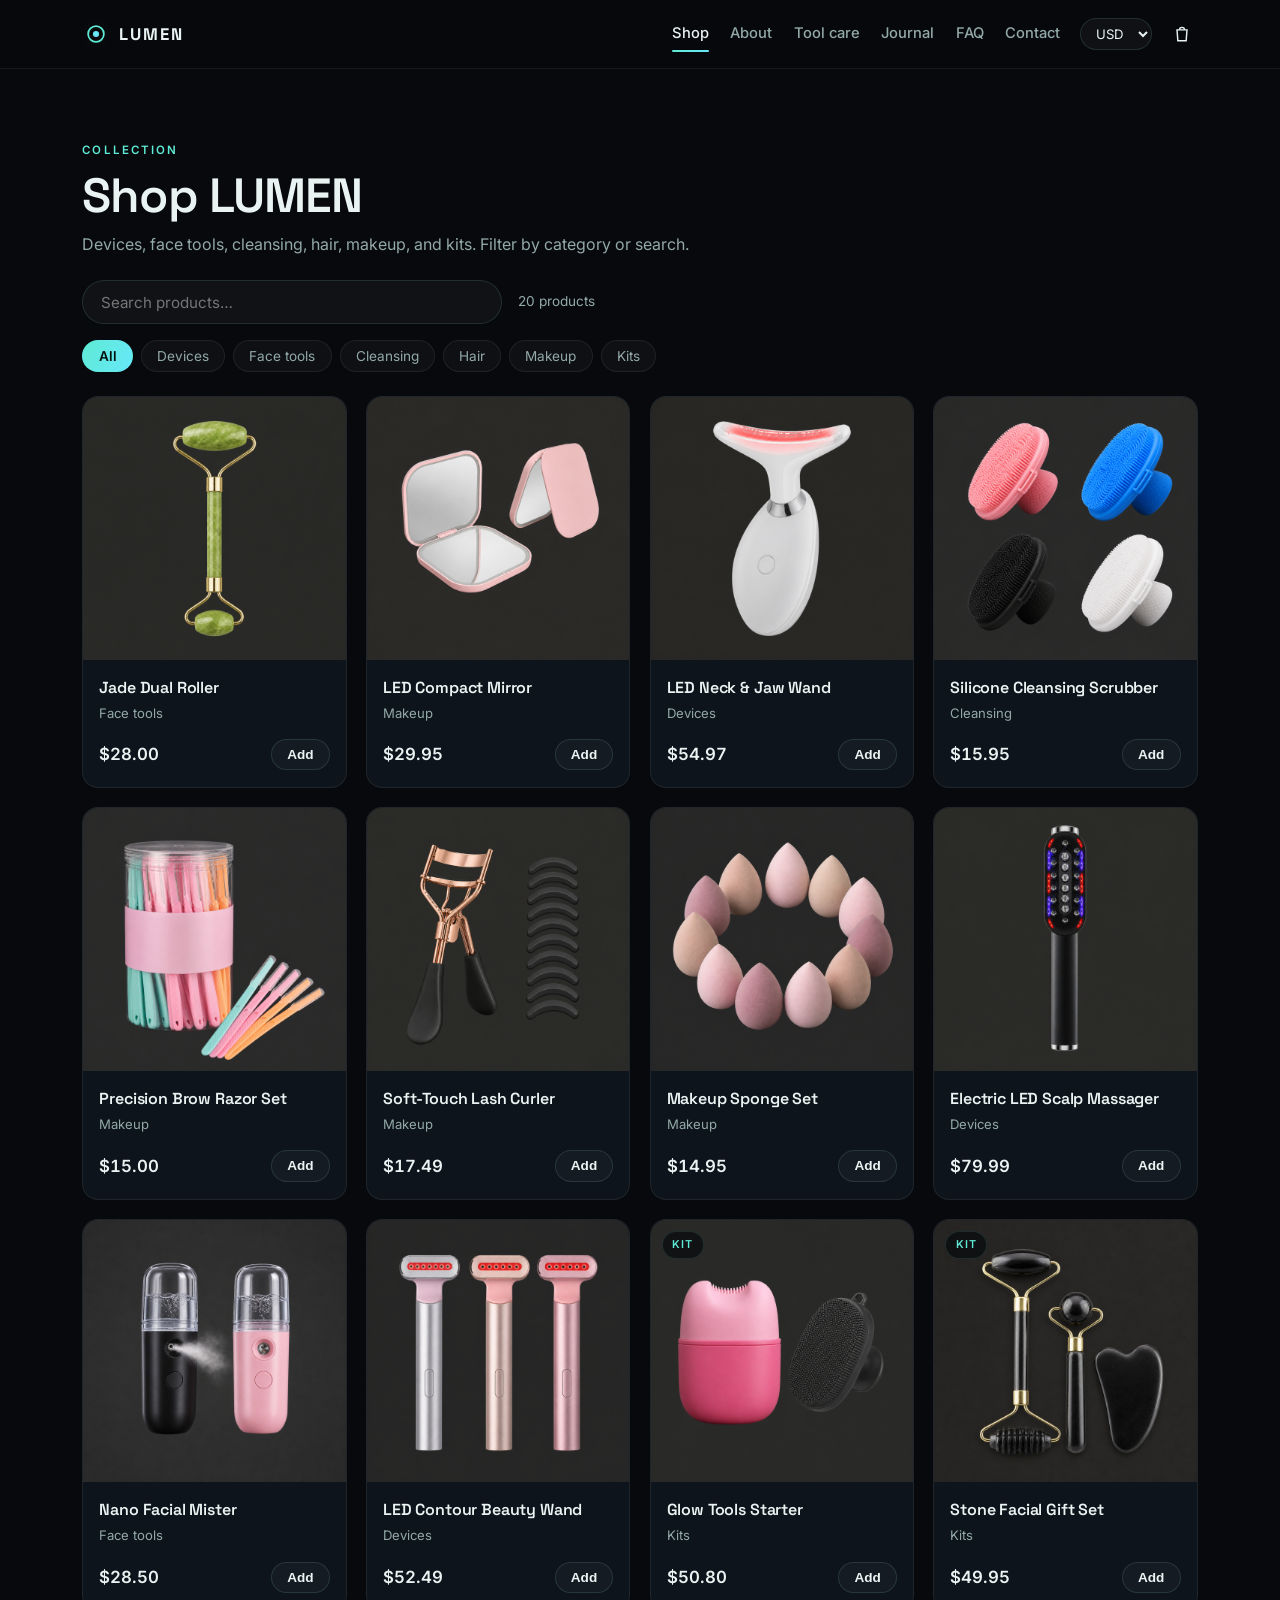
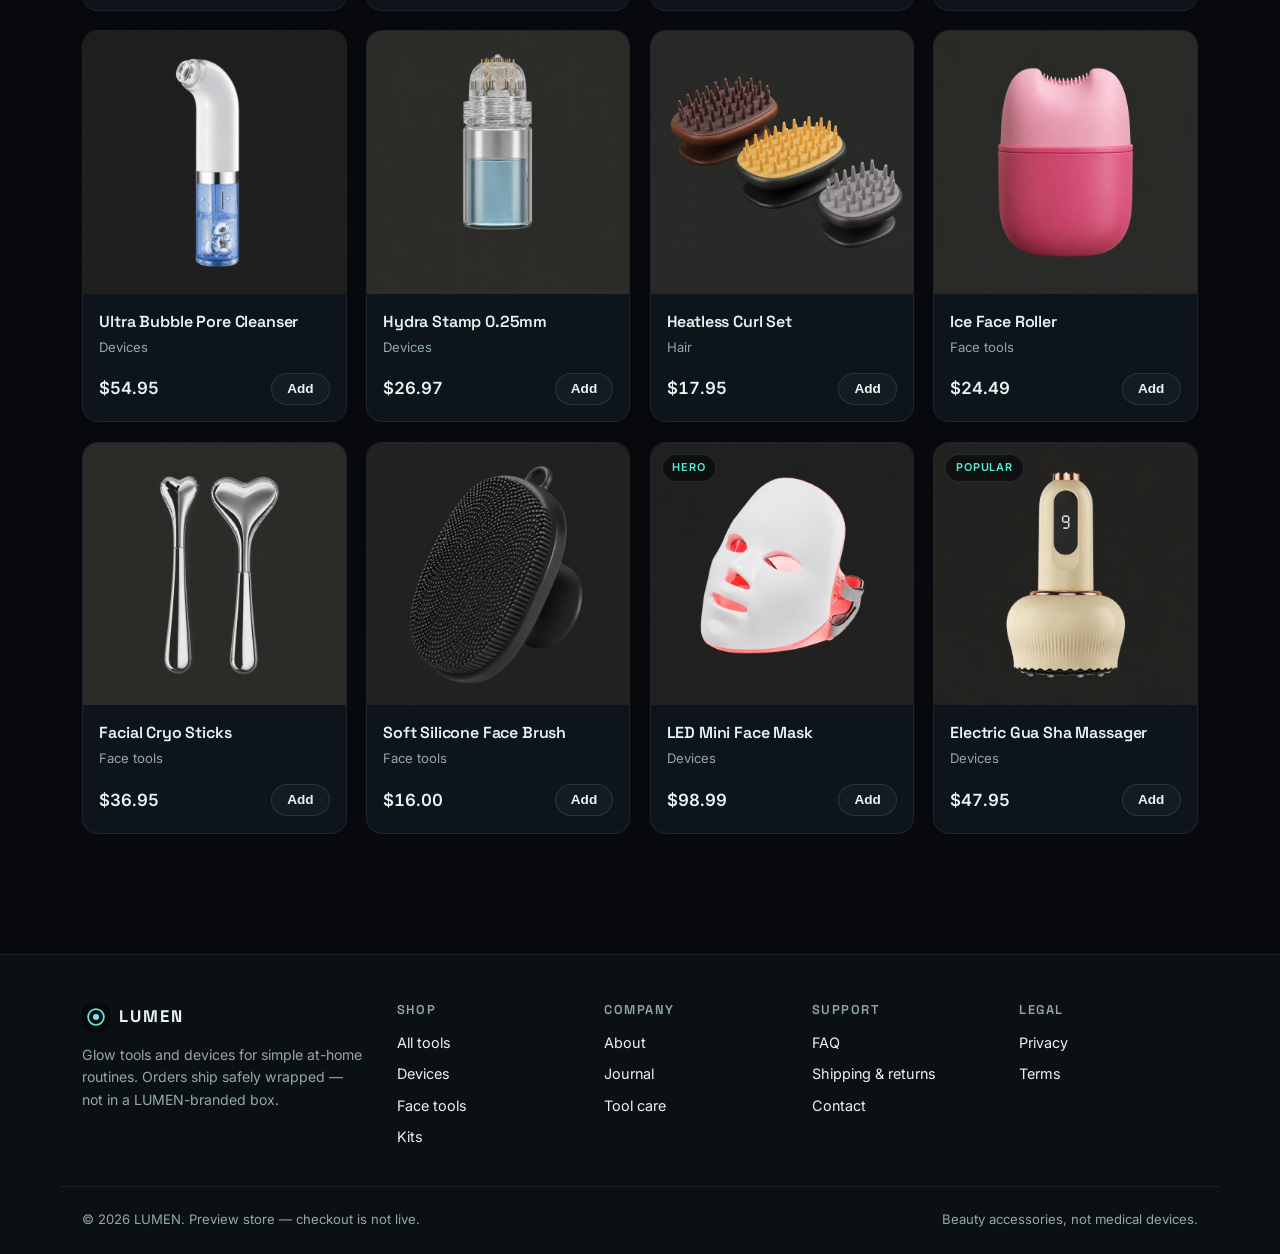
<file: shop.html>
<!DOCTYPE html>
<html lang="en">
<head>
  <meta charset="UTF-8" />
  <meta name="viewport" content="width=device-width, initial-scale=1" />
  <meta name="description" content="Shop LUMEN glow tools — LED Mini Face Mask $98.99, Electric Gua Sha, Stone Ritual Kit, Ice Face Roller, and more. Standard $6.95 · Faster $12.95, 14-day returns." />
  <meta name="theme-color" content="#07090c" />
  <title>Shop — LUMEN</title>
  <link rel="icon" href="favicon.svg" type="image/svg+xml" />
  <link rel="stylesheet" href="https://fonts.googleapis.com/css2?family=Inter:wght@400;500;600;700&family=Space+Grotesk:wght@500;600;700&display=swap" />
  <link rel="stylesheet" href="css/styles.css" />
</head>
<body>
  <header class="site-header" data-site-header></header>
  <main>
    <section class="container page-hero page-hero-shop">
      <p class="eyebrow">Collection</p>
      <h1>Shop LUMEN</h1>
      <p class="muted">Devices, face tools, cleansing, hair, makeup, and kits. Filter by category or search.</p>
      <div class="search-row">
        <input type="search" placeholder="Search products…" data-search aria-label="Search products" />
        <span class="muted" data-result-count></span>
      </div>
      <div class="filters" data-filters></div>
    </section>
    <section class="section section-shop" style="padding-top:0">
      <div class="container">
        <div class="product-grid product-grid-shop" data-shop-grid></div>
      </div>
    </section>
  </main>
  <footer class="site-footer" data-site-footer></footer>
  <script src="js/layout.js" defer></script>
  <script src="js/products.js" defer></script>
  <script src="js/currency.js" defer></script>
  <script src="js/cj-photos.js" defer></script>
  <script src="js/cart.js" defer></script>
  <script src="js/main.js" defer></script>
</body>
</html>
</file>
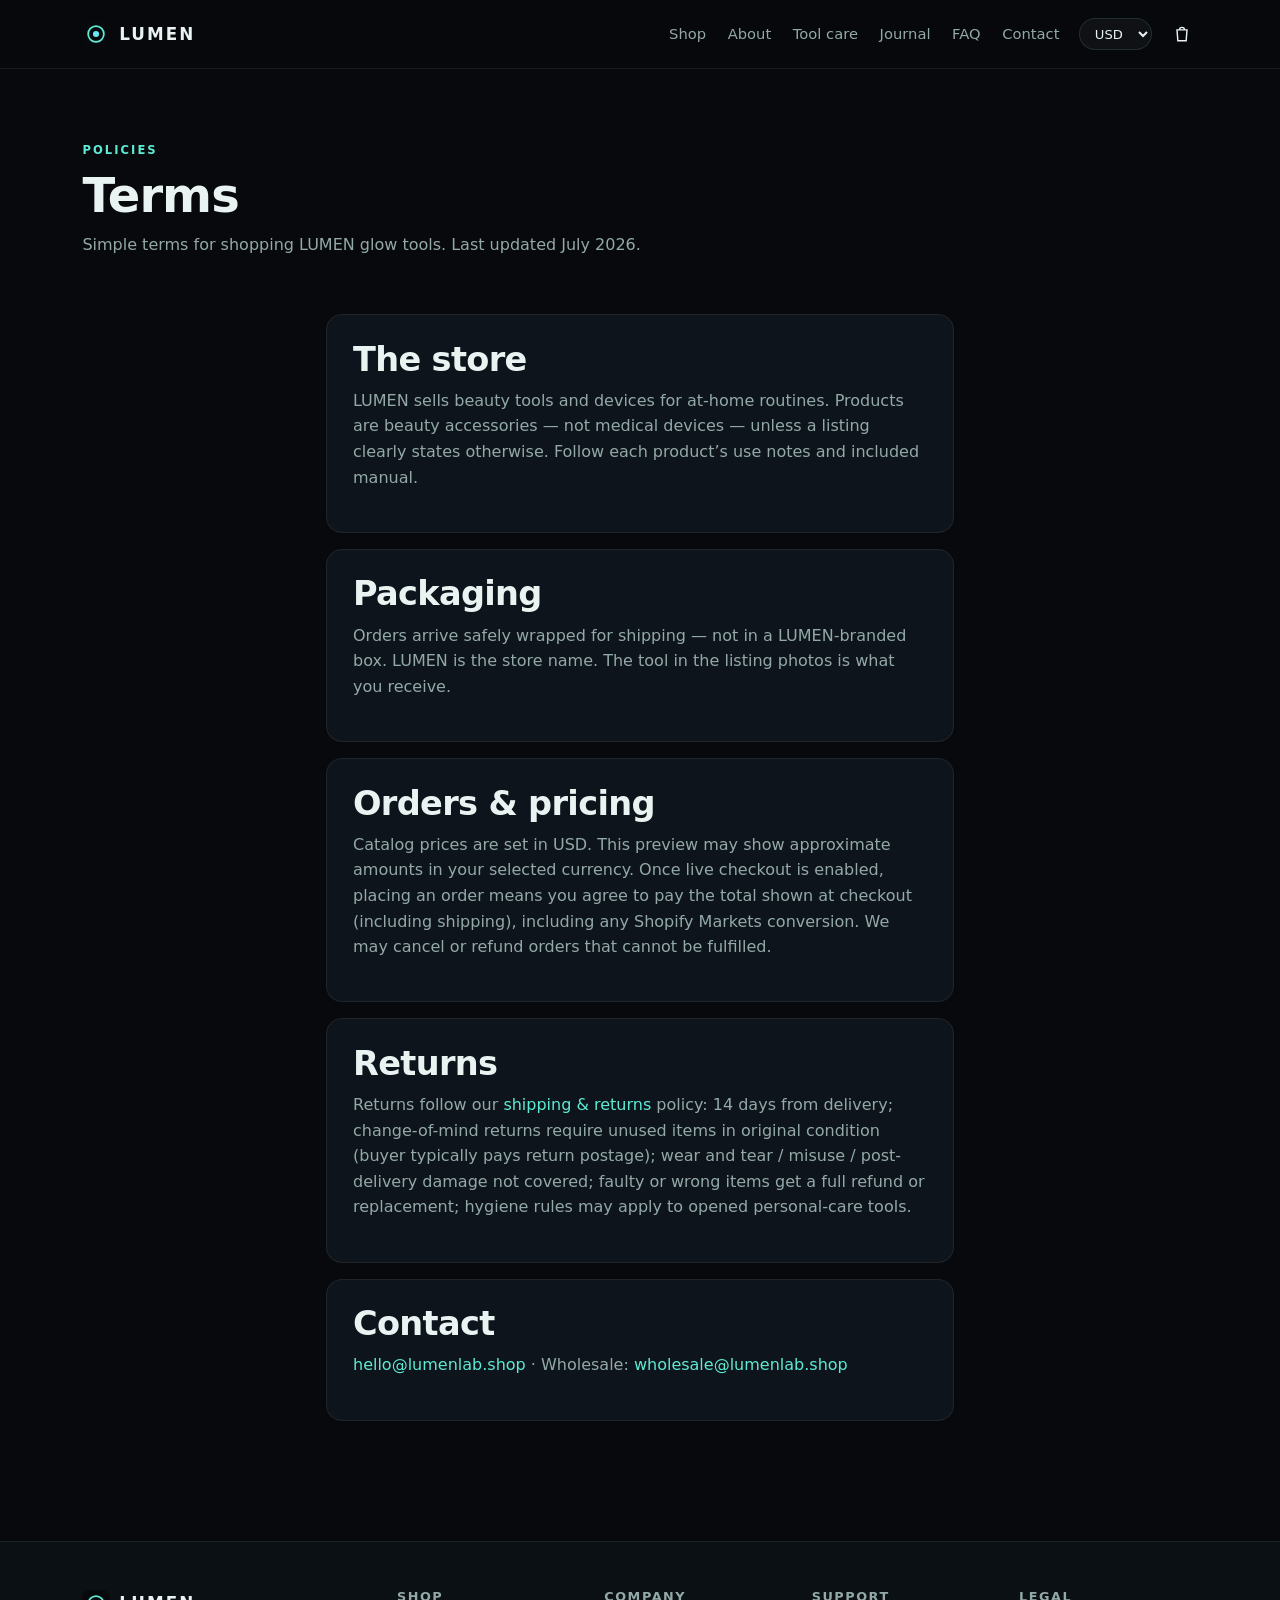
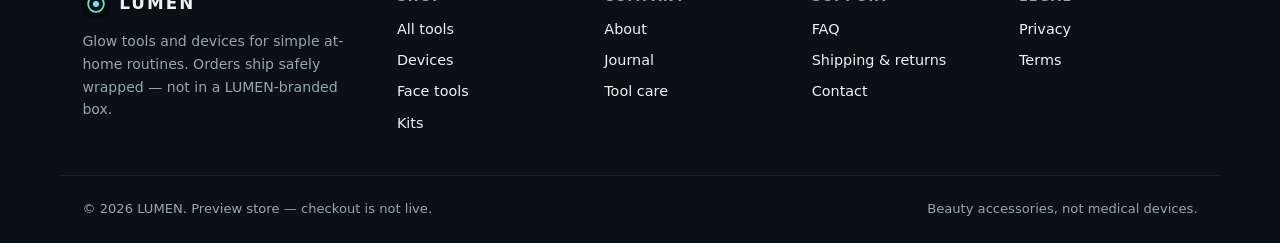
<file: terms.html>
<!DOCTYPE html>
<html lang="en">
<head>
  <meta charset="UTF-8" />
  <meta name="viewport" content="width=device-width, initial-scale=1" />
  <meta name="description" content="LUMEN terms of use — store policies for glow tools, packaging, and ordering." />
  <meta name="theme-color" content="#07090c" />
  <title>Terms — LUMEN</title>
  <link rel="icon" href="favicon.svg" type="image/svg+xml" />
  <link rel="stylesheet" href="css/styles.css" />
</head>
<body>
  <header class="site-header" data-site-header></header>
  <main>
    <section class="container page-hero reveal">
      <p class="eyebrow">Policies</p>
      <h1>Terms</h1>
      <p class="muted" style="max-width:40rem">Simple terms for shopping LUMEN glow tools. Last updated July 2026.</p>
    </section>
    <section class="section" style="padding-top:0">
      <div class="container" style="display:grid;gap:1rem;max-width:42rem">
        <article class="card-soft reveal">
          <h2>The store</h2>
          <p class="muted">LUMEN sells beauty tools and devices for at-home routines. Products are beauty accessories — not medical devices — unless a listing clearly states otherwise. Follow each product’s use notes and included manual.</p>
        </article>
        <article class="card-soft reveal">
          <h2>Packaging</h2>
          <p class="muted">Orders arrive safely wrapped for shipping — not in a LUMEN-branded box. LUMEN is the store name. The tool in the listing photos is what you receive.</p>
        </article>
        <article class="card-soft reveal">
          <h2>Orders &amp; pricing</h2>
          <p class="muted">Catalog prices are set in USD. This preview may show approximate amounts in your selected currency. Once live checkout is enabled, placing an order means you agree to pay the total shown at checkout (including shipping), including any Shopify Markets conversion. We may cancel or refund orders that cannot be fulfilled.</p>
        </article>
        <article class="card-soft reveal">
          <h2>Returns</h2>
          <p class="muted">Returns follow our <a href="shipping.html#returns">shipping &amp; returns</a> policy: 14 days from delivery; change-of-mind returns require unused items in original condition (buyer typically pays return postage); wear and tear / misuse / post-delivery damage not covered; faulty or wrong items get a full refund or replacement; hygiene rules may apply to opened personal-care tools.</p>
        </article>
        <article class="card-soft reveal">
          <h2>Contact</h2>
          <p class="muted"><a href="mailto:hello@lumenlab.shop">hello@lumenlab.shop</a> · Wholesale: <a href="mailto:wholesale@lumenlab.shop">wholesale@lumenlab.shop</a></p>
        </article>
      </div>
    </section>
  </main>
  <footer class="site-footer" data-site-footer></footer>
  <script src="js/layout.js" defer></script>
  <script src="js/products.js" defer></script>
  <script src="js/currency.js" defer></script>
  <script src="js/cj-photos.js" defer></script>
  <script src="js/cart.js" defer></script>
  <script src="js/main.js" defer></script>
</body>
</html>
</file>
<file: css/styles.css>
/* LUMEN — glow tools store theme
   Dark mint/cyan aesthetic. No external assets required. */

:root {
  --bg: #07090c;
  --bg-2: #0b1015;
  --panel: #0e141b;
  --panel-2: #121a22;
  --border: rgba(140, 220, 210, 0.14);
  --border-soft: rgba(255, 255, 255, 0.07);
  --text: #e9f4f2;
  --muted: #93a9a8;
  --mint: #5eead4;
  --cyan: #67e8f9;
  --accent: var(--mint);
  --grad: linear-gradient(120deg, #5eead4 0%, #67e8f9 100%);
  --radius: 16px;
  --radius-sm: 10px;
  --maxw: 1160px;
  --shadow: 0 24px 60px -30px rgba(0, 0, 0, 0.9);
  --font: "Inter", ui-sans-serif, system-ui, -apple-system, "Segoe UI", Roboto,
    Helvetica, Arial, sans-serif;
  --font-display: "Space Grotesk", "Inter", ui-sans-serif, system-ui, sans-serif;
}

*,
*::before,
*::after {
  box-sizing: border-box;
}

html {
  scroll-behavior: smooth;
}

body {
  margin: 0;
  font-family: var(--font);
  background: var(--bg);
  color: var(--text);
  line-height: 1.6;
  -webkit-font-smoothing: antialiased;
  text-rendering: optimizeLegibility;
  overflow-x: hidden;
}

img {
  max-width: 100%;
  display: block;
}

a {
  color: var(--mint);
  text-decoration: none;
  transition: color 0.18s ease;
}

a:hover {
  color: var(--cyan);
}

h1,
h2,
h3,
h4 {
  font-family: var(--font-display);
  line-height: 1.12;
  margin: 0 0 0.6rem;
  letter-spacing: -0.02em;
  font-weight: 600;
}

h1 {
  font-size: clamp(2rem, 4.5vw, 3rem);
}

h2 {
  font-size: clamp(1.5rem, 3vw, 2.1rem);
}

h3 {
  font-size: 1.2rem;
}

p {
  margin: 0 0 1rem;
}

.container {
  width: 100%;
  max-width: var(--maxw);
  margin: 0 auto;
  padding: 0 1.4rem;
}

.section {
  padding: clamp(2.5rem, 6vw, 4.5rem) 0;
}

.muted {
  color: var(--muted);
}

.eyebrow {
  text-transform: uppercase;
  letter-spacing: 0.18em;
  font-size: 0.72rem;
  font-weight: 600;
  color: var(--mint);
  margin: 0 0 0.6rem;
}

.display {
  font-family: var(--font-display);
  font-size: clamp(3.2rem, 12vw, 7rem);
  line-height: 0.95;
  letter-spacing: -0.04em;
  margin: 0.2rem 0 1rem;
  background: var(--grad);
  -webkit-background-clip: text;
  background-clip: text;
  color: transparent;
}

.price {
  font-variant-numeric: tabular-nums;
  font-weight: 600;
}

.sr-only {
  position: absolute;
  width: 1px;
  height: 1px;
  padding: 0;
  margin: -1px;
  overflow: hidden;
  clip: rect(0, 0, 0, 0);
  white-space: nowrap;
  border: 0;
}

/* ---------- Buttons ---------- */

.btn {
  display: inline-flex;
  align-items: center;
  justify-content: center;
  gap: 0.5rem;
  padding: 0.75rem 1.35rem;
  border-radius: 999px;
  font-weight: 600;
  font-size: 0.95rem;
  border: 1px solid transparent;
  cursor: pointer;
  transition: transform 0.16s ease, box-shadow 0.2s ease, background 0.2s ease,
    border-color 0.2s ease, color 0.2s ease;
  line-height: 1;
  text-align: center;
}

.btn:active {
  transform: translateY(1px);
}

.btn-primary {
  background: var(--grad);
  color: #04120f;
  box-shadow: 0 12px 30px -12px rgba(94, 234, 212, 0.6);
}

.btn-primary:hover {
  color: #04120f;
  transform: translateY(-2px);
  box-shadow: 0 18px 40px -14px rgba(103, 232, 249, 0.7);
}

.btn-ghost {
  background: rgba(255, 255, 255, 0.03);
  border-color: var(--border);
  color: var(--text);
}

.btn-ghost:hover {
  border-color: var(--mint);
  color: var(--mint);
  transform: translateY(-2px);
}

.btn-sm {
  padding: 0.5rem 0.95rem;
  font-size: 0.85rem;
}

.btn-shine {
  position: relative;
  overflow: hidden;
}

.btn-shine::after {
  content: "";
  position: absolute;
  top: 0;
  left: -120%;
  width: 60%;
  height: 100%;
  background: linear-gradient(
    100deg,
    transparent,
    rgba(255, 255, 255, 0.55),
    transparent
  );
  transform: skewX(-18deg);
  animation: shine 4.5s ease-in-out infinite;
}

@keyframes shine {
  0%,
  60% {
    left: -120%;
  }
  100% {
    left: 140%;
  }
}

.cta-row {
  display: flex;
  flex-wrap: wrap;
  gap: 0.8rem;
  margin-top: 1.4rem;
}

.hero-cta-row {
  display: flex;
  flex-wrap: wrap;
  gap: 0.7rem;
  margin-top: 2rem;
}

/* ---------- Header / nav ---------- */

.site-header {
  position: sticky;
  top: 0;
  z-index: 50;
  background: rgba(7, 9, 12, 0.82);
  backdrop-filter: blur(14px);
  border-bottom: 1px solid var(--border-soft);
}

.nav {
  display: flex;
  align-items: center;
  gap: 1.2rem;
  min-height: 68px;
}

.brand {
  display: inline-flex;
  align-items: center;
  gap: 0.55rem;
  font-family: var(--font-display);
  font-weight: 700;
  letter-spacing: 0.12em;
  color: var(--text);
  font-size: 1.05rem;
}

.brand svg {
  border-radius: 8px;
}

.nav-links {
  display: flex;
  align-items: center;
  gap: 1.35rem;
  margin-left: auto;
}

.nav-links a {
  color: var(--muted);
  font-size: 0.92rem;
  font-weight: 500;
  position: relative;
}

.nav-links a:hover,
.nav-links a[aria-current="page"] {
  color: var(--text);
}

.nav-links a[aria-current="page"]::after {
  content: "";
  position: absolute;
  left: 0;
  right: 0;
  bottom: -6px;
  height: 2px;
  border-radius: 2px;
  background: var(--grad);
}

.nav-actions {
  display: flex;
  align-items: center;
  gap: 0.9rem;
}

.currency-picker select {
  background: rgba(255, 255, 255, 0.04);
  border: 1px solid var(--border);
  color: var(--text);
  border-radius: 999px;
  padding: 0.4rem 0.7rem;
  font-size: 0.82rem;
  font-family: inherit;
  cursor: pointer;
}

.currency-picker select:focus-visible {
  outline: 2px solid var(--mint);
}

.cart-link {
  position: relative;
  display: inline-flex;
  align-items: center;
  color: var(--text);
  padding: 0.35rem;
}

.cart-link:hover {
  color: var(--mint);
}

.cart-count {
  position: absolute;
  top: -6px;
  right: -8px;
  min-width: 18px;
  height: 18px;
  padding: 0 5px;
  border-radius: 999px;
  background: var(--grad);
  color: #04120f;
  font-size: 0.68rem;
  font-weight: 700;
  display: inline-flex;
  align-items: center;
  justify-content: center;
  line-height: 1;
}

.cart-count[data-empty="true"] {
  opacity: 0;
  transform: scale(0.6);
}

.nav-toggle {
  display: none;
  flex-direction: column;
  gap: 4px;
  width: 40px;
  height: 40px;
  align-items: center;
  justify-content: center;
  background: rgba(255, 255, 255, 0.04);
  border: 1px solid var(--border);
  border-radius: 10px;
  cursor: pointer;
  margin-left: auto;
}

.nav-toggle span {
  width: 18px;
  height: 2px;
  background: var(--text);
  border-radius: 2px;
  transition: transform 0.2s ease, opacity 0.2s ease;
}

/* ---------- Hero ---------- */

.hero {
  position: relative;
  overflow: hidden;
  padding: clamp(4rem, 12vw, 8rem) 0 clamp(3rem, 8vw, 6rem);
  isolation: isolate;
}

.hero-bg {
  position: absolute;
  inset: 0;
  z-index: -1;
}

.hero-mesh {
  position: absolute;
  inset: -20%;
  background: radial-gradient(
      50% 50% at 20% 20%,
      rgba(94, 234, 212, 0.28),
      transparent 60%
    ),
    radial-gradient(45% 45% at 82% 30%, rgba(103, 232, 249, 0.22), transparent 62%),
    radial-gradient(60% 60% at 60% 90%, rgba(129, 140, 248, 0.16), transparent 60%);
  filter: blur(10px);
  animation: drift 16s ease-in-out infinite alternate;
}

.hero-noise {
  position: absolute;
  inset: 0;
  background-image: radial-gradient(
    rgba(255, 255, 255, 0.05) 1px,
    transparent 1px
  );
  background-size: 3px 3px;
  opacity: 0.4;
  mix-blend-mode: overlay;
}

.hero-shimmer {
  position: absolute;
  inset: 0;
  background: linear-gradient(
    180deg,
    transparent 0%,
    rgba(7, 9, 12, 0.2) 70%,
    var(--bg) 100%
  );
}

@keyframes drift {
  0% {
    transform: translate3d(-2%, -1%, 0) scale(1);
  }
  100% {
    transform: translate3d(3%, 2%, 0) scale(1.08);
  }
}

.hero-content {
  max-width: 44rem;
}

.hero-content p {
  font-size: 1.1rem;
  color: #c8dcda;
}

/* ---------- Marquee ---------- */

.marquee {
  border-top: 1px solid var(--border-soft);
  border-bottom: 1px solid var(--border-soft);
  overflow: hidden;
  background: rgba(255, 255, 255, 0.015);
  padding: 0.85rem 0;
}

.marquee-track {
  display: flex;
  gap: 3rem;
  width: max-content;
  animation: marquee 22s linear infinite;
  white-space: nowrap;
}

.marquee-track span {
  font-family: var(--font-display);
  text-transform: uppercase;
  letter-spacing: 0.2em;
  font-size: 0.85rem;
  color: var(--muted);
}

@keyframes marquee {
  from {
    transform: translateX(0);
  }
  to {
    transform: translateX(-50%);
  }
}

/* ---------- Section head ---------- */

.section-head {
  display: flex;
  align-items: flex-end;
  justify-content: space-between;
  gap: 1rem;
  margin-bottom: 1.8rem;
  flex-wrap: wrap;
}

.section-head h2 {
  margin: 0;
}

/* ---------- Product grid & cards ---------- */

.product-grid {
  display: grid;
  grid-template-columns: repeat(auto-fill, minmax(220px, 1fr));
  gap: 1.2rem;
}

.product-grid-shop {
  grid-template-columns: repeat(auto-fill, minmax(230px, 1fr));
}

.product-card {
  background: var(--panel);
  border: 1px solid var(--border-soft);
  border-radius: var(--radius);
  overflow: hidden;
  display: flex;
  flex-direction: column;
  transition: transform 0.2s ease, border-color 0.2s ease, box-shadow 0.2s ease;
}

.product-card:hover {
  transform: translateY(-4px);
  border-color: var(--border);
  box-shadow: var(--shadow);
}

.product-card__media {
  position: relative;
  display: block;
  aspect-ratio: 1 / 1;
}

.product-card__badge {
  position: absolute;
  top: 0.7rem;
  left: 0.7rem;
  background: rgba(7, 9, 12, 0.7);
  border: 1px solid var(--border);
  color: var(--mint);
  font-size: 0.68rem;
  font-weight: 600;
  letter-spacing: 0.08em;
  text-transform: uppercase;
  padding: 0.28rem 0.6rem;
  border-radius: 999px;
  backdrop-filter: blur(6px);
}

.product-card__body {
  padding: 0.95rem 1rem 1.05rem;
  display: flex;
  flex-direction: column;
  gap: 0.15rem;
  flex: 1;
}

.product-card__title {
  color: var(--text);
  font-weight: 600;
  font-family: var(--font-display);
  letter-spacing: -0.01em;
}

.product-card__title:hover {
  color: var(--mint);
}

.product-card__cat {
  font-size: 0.82rem;
  margin: 0;
}

.product-card__foot {
  display: flex;
  align-items: center;
  justify-content: space-between;
  margin-top: auto;
  padding-top: 0.8rem;
}

.product-card__foot .price {
  font-size: 1.05rem;
}

/* ---------- Product visual (generated) ---------- */

.product-visual {
  position: relative;
  width: 100%;
  height: 100%;
  min-height: 160px;
  display: flex;
  align-items: center;
  justify-content: center;
  background: var(--bg-2);
  overflow: hidden;
}

.product-visual::before {
  content: "";
  position: absolute;
  width: 62%;
  aspect-ratio: 1;
  border-radius: 50%;
  border: 1px solid color-mix(in srgb, var(--accent) 55%, transparent);
  box-shadow: 0 0 60px -6px color-mix(in srgb, var(--accent) 60%, transparent);
}

.product-visual::after {
  content: "";
  position: absolute;
  width: 30%;
  aspect-ratio: 1;
  border-radius: 50%;
  background: radial-gradient(
    circle at 40% 35%,
    color-mix(in srgb, var(--accent) 90%, white 10%),
    color-mix(in srgb, var(--accent) 40%, transparent)
  );
  filter: blur(0.4px);
}

.product-visual__mark {
  position: relative;
  z-index: 1;
  font-family: var(--font-display);
  font-weight: 700;
  font-size: clamp(1.4rem, 6vw, 2.4rem);
  letter-spacing: 0.06em;
  color: rgba(255, 255, 255, 0.9);
  mix-blend-mode: overlay;
}

.product-visual.has-photo {
  background: #2a2a28;
}

.product-visual.has-photo::before,
.product-visual.has-photo::after {
  display: none;
}

.product-visual__img {
  width: 100%;
  height: 100%;
  object-fit: cover;
  display: block;
}

.pdp-gallery {
  position: relative;
}

.pdp-gallery__track,
.pdp-slide {
  width: 100%;
  height: 100%;
  margin: 0;
}

.pdp-slide {
  display: none;
}

.pdp-slide.is-active {
  display: block;
}

.pdp-gallery__btn {
  position: absolute;
  top: 50%;
  transform: translateY(-50%);
  z-index: 2;
  width: 40px;
  height: 40px;
  border: 1px solid rgba(255, 255, 255, 0.22);
  border-radius: 999px;
  background: rgba(7, 9, 12, 0.55);
  color: #fff;
  font-size: 1.4rem;
  line-height: 1;
  cursor: pointer;
}

.pdp-gallery__btn:hover {
  background: rgba(94, 234, 212, 0.28);
}

.pdp-gallery__btn--prev {
  left: 0.7rem;
}

.pdp-gallery__btn--next {
  right: 0.7rem;
}

.pdp-gallery__count {
  position: absolute;
  right: 0.8rem;
  bottom: 0.7rem;
  margin: 0;
  z-index: 2;
  font-size: 0.75rem;
  letter-spacing: 0.08em;
  color: rgba(255, 255, 255, 0.8);
}

.product-photo {
  border-radius: var(--radius);
}

/* ---------- Feature band ---------- */

.feature-band {
  display: grid;
  grid-template-columns: 1.1fr 0.9fr;
  gap: 2.5rem;
  align-items: center;
}

.feature-panel {
  border-radius: var(--radius);
  overflow: hidden;
  border: 1px solid var(--border-soft);
  aspect-ratio: 1 / 1;
  box-shadow: var(--shadow);
}

.feature-panel .product-visual {
  min-height: 100%;
}

.stats {
  display: flex;
  gap: 1.6rem;
  margin: 1.2rem 0 1.4rem;
  flex-wrap: wrap;
}

.stat {
  display: flex;
  flex-direction: column;
}

.stat strong {
  font-family: var(--font-display);
  font-size: 1.25rem;
}

.stat .muted {
  font-size: 0.82rem;
}

/* ---------- Trust row ---------- */

.trust-row {
  display: grid;
  grid-template-columns: repeat(auto-fit, minmax(180px, 1fr));
  gap: 1rem;
}

.trust-item {
  background: var(--panel);
  border: 1px solid var(--border-soft);
  border-radius: var(--radius-sm);
  padding: 1.1rem 1.2rem;
  display: flex;
  flex-direction: column;
  gap: 0.2rem;
}

.trust-item strong {
  font-family: var(--font-display);
  font-size: 1.05rem;
}

.trust-item .muted {
  font-size: 0.85rem;
}

/* ---------- Page hero ---------- */

.page-hero {
  padding: clamp(2.8rem, 7vw, 4.5rem) 1.4rem clamp(1.5rem, 4vw, 2.5rem);
}

.page-hero h1 {
  max-width: 24ch;
}

.page-hero-shop {
  padding-bottom: 1.5rem;
}

/* ---------- Shop controls ---------- */

.search-row {
  display: flex;
  align-items: center;
  gap: 1rem;
  margin: 1.4rem 0 1rem;
  flex-wrap: wrap;
}

[data-search] {
  flex: 1;
  min-width: 220px;
  max-width: 420px;
  background: rgba(255, 255, 255, 0.04);
  border: 1px solid var(--border);
  border-radius: 999px;
  padding: 0.7rem 1.1rem;
  color: var(--text);
  font-family: inherit;
  font-size: 0.95rem;
}

[data-search]:focus-visible {
  outline: none;
  border-color: var(--mint);
  box-shadow: 0 0 0 3px rgba(94, 234, 212, 0.18);
}

[data-result-count] {
  font-size: 0.85rem;
}

.filters {
  display: flex;
  flex-wrap: wrap;
  gap: 0.5rem;
  margin-top: 0.4rem;
}

.filter-btn {
  background: rgba(255, 255, 255, 0.03);
  border: 1px solid var(--border-soft);
  color: var(--muted);
  border-radius: 999px;
  padding: 0.45rem 0.95rem;
  font-size: 0.85rem;
  font-family: inherit;
  cursor: pointer;
  transition: all 0.16s ease;
}

.filter-btn:hover {
  color: var(--text);
  border-color: var(--border);
}

.filter-btn[aria-pressed="true"] {
  background: var(--grad);
  color: #04120f;
  border-color: transparent;
  font-weight: 600;
}

.empty-state {
  grid-column: 1 / -1;
  padding: 2.5rem 0;
  text-align: center;
}

/* ---------- Cards / columns ---------- */

.two-col {
  display: grid;
  grid-template-columns: repeat(auto-fit, minmax(260px, 1fr));
  gap: 1.4rem;
}

.card-soft {
  background: var(--panel);
  border: 1px solid var(--border-soft);
  border-radius: var(--radius);
  padding: 1.6rem;
}

.card-soft h2,
.card-soft h3 {
  margin-top: 0;
}

/* ---------- Forms ---------- */

label {
  font-size: 0.9rem;
  font-weight: 500;
}

input,
textarea,
select {
  font-family: inherit;
}

#contact-form input,
#contact-form textarea {
  width: 100%;
  margin-top: 0.35rem;
  background: rgba(255, 255, 255, 0.04);
  border: 1px solid var(--border);
  border-radius: var(--radius-sm);
  padding: 0.7rem 0.85rem;
  color: var(--text);
  font-size: 0.95rem;
}

#contact-form input:focus-visible,
#contact-form textarea:focus-visible {
  outline: none;
  border-color: var(--mint);
  box-shadow: 0 0 0 3px rgba(94, 234, 212, 0.16);
}

/* ---------- FAQ ---------- */

.faq {
  display: grid;
  gap: 0.7rem;
  max-width: 46rem;
}

.faq details {
  background: var(--panel);
  border: 1px solid var(--border-soft);
  border-radius: var(--radius-sm);
  padding: 0.4rem 1.1rem;
}

.faq summary {
  cursor: pointer;
  font-weight: 600;
  font-family: var(--font-display);
  padding: 0.7rem 0;
  list-style: none;
  display: flex;
  justify-content: space-between;
  align-items: center;
  gap: 1rem;
}

.faq summary::-webkit-details-marker {
  display: none;
}

.faq summary::after {
  content: "+";
  color: var(--mint);
  font-size: 1.3rem;
  line-height: 1;
  transition: transform 0.2s ease;
}

.faq details[open] summary::after {
  transform: rotate(45deg);
}

.faq details p {
  margin: 0 0 0.9rem;
  color: var(--muted);
}

/* ---------- Journal ---------- */

.journal-grid {
  display: grid;
  grid-template-columns: repeat(auto-fill, minmax(260px, 1fr));
  gap: 1.4rem;
}

.journal-card {
  background: var(--panel);
  border: 1px solid var(--border-soft);
  border-radius: var(--radius);
  overflow: hidden;
}

.journal-cover {
  aspect-ratio: 16 / 10;
  background: radial-gradient(
      120% 120% at 20% 20%,
      rgba(94, 234, 212, 0.4),
      transparent 55%
    ),
    radial-gradient(120% 120% at 85% 90%, rgba(103, 232, 249, 0.32), transparent 60%),
    linear-gradient(150deg, #0c1118, #070a0e);
}

.journal-card .body {
  padding: 1.2rem 1.3rem 1.4rem;
}

.journal-card h3 {
  margin: 0.2rem 0 0.5rem;
}

/* ---------- Policy ---------- */

.policy-list {
  padding-left: 1.1rem;
  margin: 0.6rem 0 1rem;
  display: grid;
  gap: 0.55rem;
}

.policy-list li {
  color: var(--muted);
}

.policy-callout {
  border-color: var(--border);
  box-shadow: 0 0 0 1px rgba(94, 234, 212, 0.05);
}

.policy-lead {
  font-size: 1.05rem;
}

/* ---------- Product detail ---------- */

.pdp {
  display: grid;
  grid-template-columns: 1fr 1fr;
  gap: 2.5rem;
  align-items: start;
}

.pdp__media {
  border-radius: var(--radius);
  overflow: hidden;
  border: 1px solid var(--border-soft);
  aspect-ratio: 1 / 1;
  position: sticky;
  top: 90px;
}

.pdp__visual {
  min-height: 100%;
}

.pdp__price {
  font-size: 1.6rem;
  font-family: var(--font-display);
  margin: 0.2rem 0 1rem;
}

.pdp__desc {
  color: #cadedb;
  font-size: 1.02rem;
}

.pdp__buy {
  display: flex;
  gap: 0.8rem;
  align-items: center;
  margin: 1.4rem 0;
  flex-wrap: wrap;
}

.qty-stepper {
  display: inline-flex;
  align-items: center;
  border: 1px solid var(--border);
  border-radius: 999px;
  overflow: hidden;
  background: rgba(255, 255, 255, 0.03);
}

.qty-btn {
  width: 40px;
  height: 44px;
  border: none;
  background: transparent;
  color: var(--text);
  font-size: 1.2rem;
  cursor: pointer;
  transition: background 0.16s ease;
}

.qty-btn:hover {
  background: rgba(94, 234, 212, 0.12);
  color: var(--mint);
}

.qty-input {
  width: 44px;
  text-align: center;
  border: none;
  background: transparent;
  color: var(--text);
  font-size: 1rem;
  font-variant-numeric: tabular-nums;
}

.qty-input:focus-visible {
  outline: none;
}

.pdp__specs {
  border-top: 1px solid var(--border-soft);
  padding-top: 1.2rem;
  margin: 1.4rem 0 0;
  display: grid;
  grid-template-columns: max-content 1fr;
  gap: 0.5rem 1.4rem;
}

.pdp__specs dt {
  font-weight: 600;
  color: var(--mint);
  font-size: 0.9rem;
}

.pdp__specs dd {
  margin: 0;
  color: var(--muted);
}

.pdp__specs ul {
  margin: 0;
  padding-left: 1.1rem;
}

.pdp__note {
  font-size: 0.85rem;
  margin-top: 1.2rem;
}

.pdp-missing,
.cart-empty {
  text-align: center;
  padding: 3rem 0;
}

.cart-empty .btn,
.pdp-missing .btn {
  margin-top: 0.6rem;
}

/* ---------- Cart ---------- */

.cart-layout {
  display: grid;
  grid-template-columns: 1.6fr 1fr;
  gap: 2rem;
  align-items: start;
}

.cart-items h1 {
  margin-bottom: 1.4rem;
}

.cart-item {
  display: grid;
  grid-template-columns: 84px 1fr auto auto;
  gap: 1rem;
  align-items: center;
  padding: 1rem 0;
  border-top: 1px solid var(--border-soft);
}

.cart-item:last-child {
  border-bottom: 1px solid var(--border-soft);
}

.cart-item__visual {
  width: 84px;
  height: 84px;
  min-height: 0;
  border-radius: var(--radius-sm);
}

.cart-item__name {
  color: var(--text);
  font-weight: 600;
  font-family: var(--font-display);
}

.cart-item__info p {
  margin: 0.1rem 0 0.3rem;
  font-size: 0.82rem;
}

.linklike {
  background: none;
  border: none;
  color: var(--muted);
  cursor: pointer;
  padding: 0;
  font-size: 0.82rem;
  text-decoration: underline;
}

.linklike:hover {
  color: var(--mint);
}

.cart-item__qty {
  display: inline-flex;
  align-items: center;
  border: 1px solid var(--border);
  border-radius: 999px;
  overflow: hidden;
}

.cart-item__qty .qty-btn {
  height: 36px;
  width: 34px;
  font-size: 1rem;
}

.qty-value {
  min-width: 28px;
  text-align: center;
  font-variant-numeric: tabular-nums;
}

.cart-item__price {
  font-weight: 600;
  font-variant-numeric: tabular-nums;
  white-space: nowrap;
}

.cart-summary {
  position: sticky;
  top: 90px;
}

.cart-summary h2 {
  margin-top: 0;
}

.summary-row {
  display: flex;
  justify-content: space-between;
  padding: 0.5rem 0;
  font-variant-numeric: tabular-nums;
}

.summary-ship {
  border-top: 1px solid var(--border-soft);
  border-bottom: 1px solid var(--border-soft);
  padding: 0.9rem 0;
  margin: 0.6rem 0;
  display: grid;
  gap: 0.5rem;
}

.summary-ship .eyebrow {
  margin: 0 0 0.3rem;
}

.ship-option {
  display: flex;
  align-items: center;
  gap: 0.6rem;
  cursor: pointer;
  font-size: 0.9rem;
}

.ship-option .ship-price {
  margin-left: auto;
  color: var(--muted);
  font-variant-numeric: tabular-nums;
}

.ship-option input {
  accent-color: var(--mint);
}

.summary-total {
  font-size: 1.15rem;
  font-weight: 700;
  border-top: 1px solid var(--border-soft);
  margin-top: 0.3rem;
  padding-top: 0.9rem;
}

.cart-summary .btn {
  width: 100%;
  margin-top: 1rem;
}

.summary-note {
  font-size: 0.78rem;
  margin: 0.8rem 0 0;
}

/* ---------- Toast ---------- */

.toast {
  position: fixed;
  left: 50%;
  bottom: 1.4rem;
  transform: translateX(-50%) translateY(20px);
  background: var(--panel-2);
  border: 1px solid var(--border);
  color: var(--text);
  padding: 0.75rem 1.2rem;
  border-radius: 999px;
  font-size: 0.9rem;
  box-shadow: var(--shadow);
  opacity: 0;
  pointer-events: none;
  transition: opacity 0.2s ease, transform 0.2s ease;
  z-index: 100;
}

.toast.is-visible {
  opacity: 1;
  transform: translateX(-50%) translateY(0);
}

/* ---------- Footer ---------- */

.site-footer {
  border-top: 1px solid var(--border-soft);
  background: var(--bg-2);
  margin-top: 3rem;
  padding: 3rem 0 1.5rem;
}

.footer-grid {
  display: grid;
  grid-template-columns: 1.6fr repeat(4, 1fr);
  gap: 1.8rem;
}

.footer-brand {
  max-width: 22rem;
}

.footer-brand .brand {
  margin-bottom: 0.8rem;
}

.footer-brand .muted {
  font-size: 0.88rem;
}

.footer-col {
  display: flex;
  flex-direction: column;
  gap: 0.5rem;
}

.footer-col h4 {
  font-size: 0.8rem;
  text-transform: uppercase;
  letter-spacing: 0.12em;
  color: var(--muted);
  margin: 0 0 0.4rem;
}

.footer-col a {
  color: var(--text);
  font-size: 0.9rem;
}

.footer-col a:hover {
  color: var(--mint);
}

.footer-base {
  display: flex;
  justify-content: space-between;
  gap: 1rem;
  flex-wrap: wrap;
  margin-top: 2.4rem;
  padding-top: 1.4rem;
  border-top: 1px solid var(--border-soft);
  font-size: 0.82rem;
}

/* ---------- Reveal ---------- */

.reveal {
  opacity: 1;
  transform: none;
}

@media (prefers-reduced-motion: no-preference) {
  .reveal:not(.is-visible) {
    opacity: 0;
    transform: translateY(18px);
    transition: opacity 0.6s ease, transform 0.6s ease;
  }
}

.reveal.is-visible {
  opacity: 1;
  transform: none;
  transition: opacity 0.6s ease, transform 0.6s ease;
}

@media (prefers-reduced-motion: reduce) {
  .reveal {
    opacity: 1;
    transform: none;
    transition: none;
  }
  .btn-shine::after,
  .hero-mesh,
  .marquee-track {
    animation: none;
  }
}

/* ---------- Responsive ---------- */

@media (max-width: 900px) {
  .feature-band,
  .pdp,
  .cart-layout {
    grid-template-columns: 1fr;
  }
  .pdp__media,
  .cart-summary {
    position: static;
  }
  .footer-grid {
    grid-template-columns: 1fr 1fr;
  }
  .footer-brand {
    grid-column: 1 / -1;
  }
}

@media (max-width: 760px) {
  .nav-toggle {
    display: flex;
  }
  .nav-links {
    position: absolute;
    top: 68px;
    left: 0;
    right: 0;
    flex-direction: column;
    align-items: flex-start;
    gap: 0.2rem;
    background: rgba(7, 9, 12, 0.98);
    border-bottom: 1px solid var(--border-soft);
    padding: 0.6rem 1.4rem 1rem;
    margin-left: 0;
    max-height: 0;
    overflow: hidden;
    opacity: 0;
    pointer-events: none;
    transition: max-height 0.25s ease, opacity 0.2s ease;
  }
  .site-header.nav-open .nav-links {
    max-height: 340px;
    opacity: 1;
    pointer-events: auto;
  }
  .nav-links a {
    padding: 0.6rem 0;
    font-size: 1rem;
    width: 100%;
  }
  .nav-actions {
    margin-left: auto;
  }
  .cart-item {
    grid-template-columns: 64px 1fr auto;
  }
  .cart-item__price {
    grid-column: 2 / -1;
    text-align: right;
  }
}

@media (max-width: 480px) {
  .footer-grid {
    grid-template-columns: 1fr;
  }
  .stats {
    gap: 1.1rem;
  }
  .currency-picker {
    display: none;
  }
}
</file>
